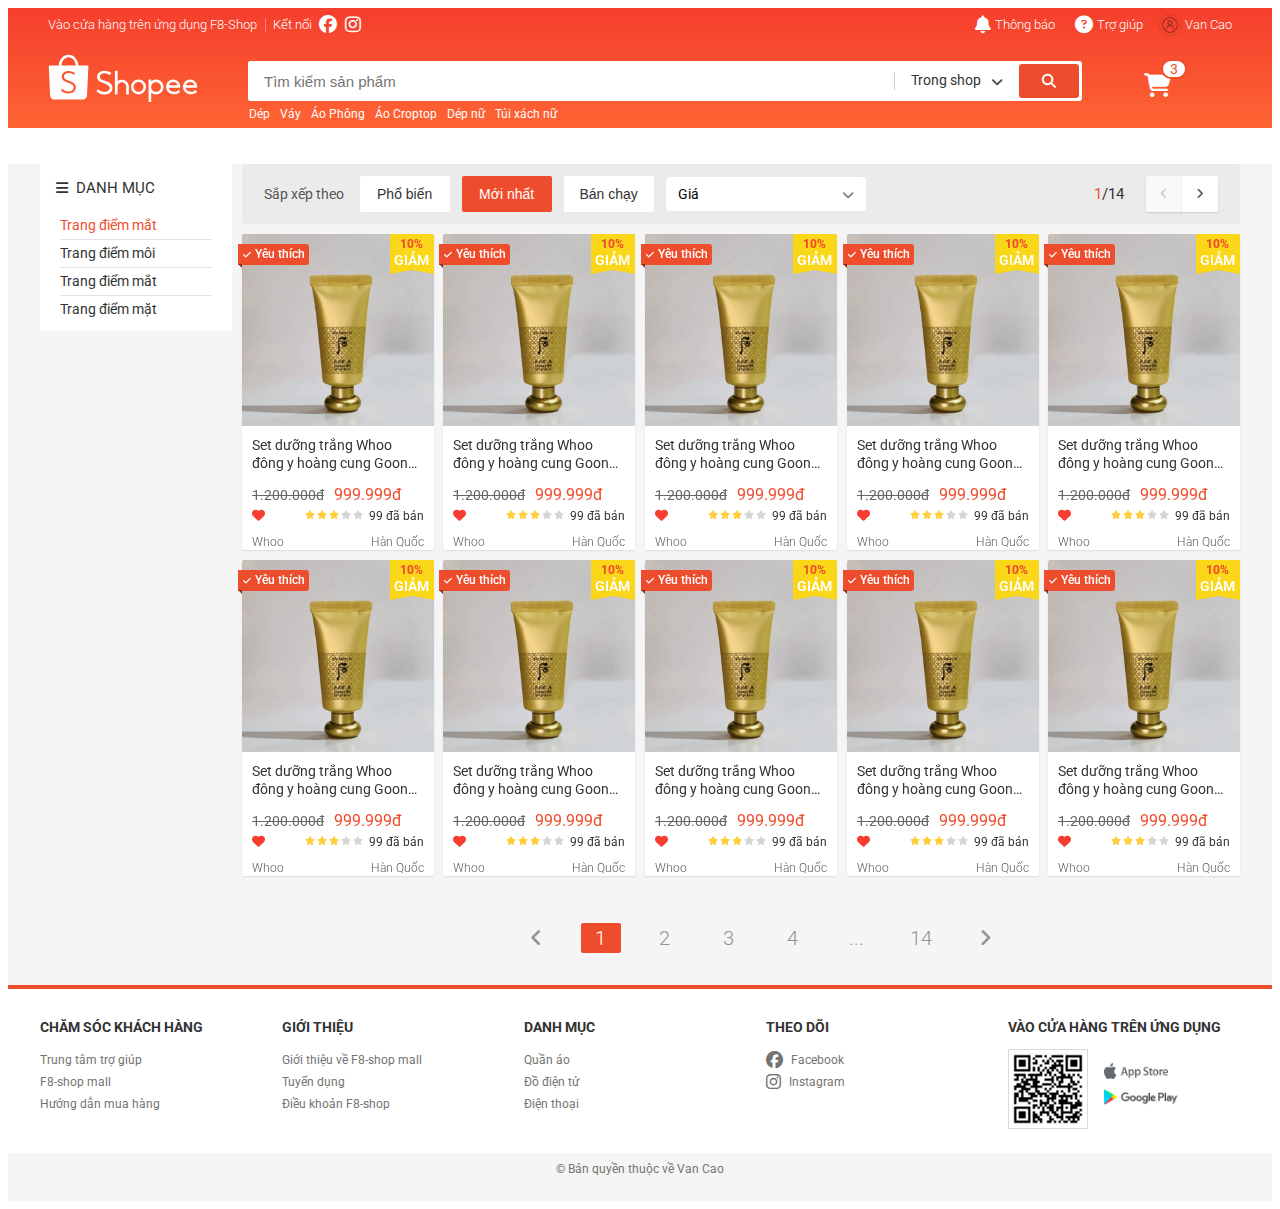
<file: index.html>
<!DOCTYPE html>
<html lang="en">
<head>
    <meta charset="UTF-8">
    <meta http-equiv="X-UA-Compatible" content="IE=edge">
    <meta name="viewport" content="width=device-width, initial-scale=1.0">
    <!-- <link rel="stylesheet" href="https://cdnjs.cloudflare.com/ajax/libs/normalize/8.0.1/normalize.min.css"> -->
    <link rel="stylesheet" href="./assets/css/base.css">
    <link rel="stylesheet" href="./assets/css/main.css">
    <link rel="stylesheet" href="https://cdnjs.cloudflare.com/ajax/libs/font-awesome/6.1.1/css/all.min.css">
    <title>Document</title>
</head>
<body>
    <div class="app">
        <header class="header">
            <div class="grid">
                <nav class="header__navbar">
                    <ul class="header__navbar-list">
                        <li class="header__navbar-item header__navbar-item--qr header__navbar-item--separate">
                            Vào cửa hàng trên ứng dụng F8-Shop
                            <div class="header__qr">
                                <img src="./assets/img/qrcode.png" alt="QRcode" class="header__qr-img">
                                <div class="header__qr-apps">
                                    <a href="#" class="header__qr-link">
                                        <img src="./assets/img/app_store.png" alt="app" class="header__qr-download-img">
                                    </a>
                                    <a href="#" class="header__qr-link">
                                        <img src="./assets/img/gg_store.png" alt="gg" class="header__qr-download-img">
                                    </a>
                                </div>
                            </div>
                        </li>
                        <li class="header__navbar-item">
                            <span class="header__navbar-title--no-pointer">Kết nối</span>
                            <a href="#" class="header__navbar-icon-link">
                                <i class="header__navbar-icon fa-brands fa-facebook"></i>
                            </a>
                            <a href="#" class="header__navbar-icon-link">
                                <i class="header__navbar-icon fa-brands fa-instagram"></i>
                            </a>
                        </li>
                    </ul>
    
                    <ul class="header__navbar-list">
                        <li class="header__navbar-item header__navbar-item--has-notify">
                            <a href="" class="header__navbar-item-link">
                                <i class="header__navbar-icon fa-solid fa-bell"></i>
                                Thông báo
                            </a>
                            <div class="header__notify">
                                <header class="header__notify-header">
                                    <h3>Thông báo mới nhất</h3>
                                </header>

                                <ul class="header__notify-list">
                                    <li class="header__notify-item header__notify-item--viewed">
                                        <a href="#" class="header__notify-link">
                                            <img src="./assets/img/mypham_01.jpg" alt="" class="header__notify-img">
                                            <div class="header__notify-info">
                                                <span class="header__notify-name">Mỹ phẩm Ohui chính hãng Mỹ phẩm Ohui chính hãng Mỹ phẩm Ohui chính hãng</span>
                                                <span class="header__notify-desc">Mô tả mỹ phẩm Ohui Mô tả mỹ phẩm Ohui Mô tả mỹ phẩm Ohui Mô tả mỹ phẩm Ohui</span>
                                            </div>
                                        </a>
                                    </li>

                                    <li class="header__notify-item">
                                        <a href="#" class="header__notify-link">
                                            <img src="./assets/img/mypham_01.jpg" alt="" class="header__notify-img">
                                            <div class="header__notify-info">
                                                <span class="header__notify-name">Mỹ phẩm Ohui chính hãng</span>
                                                <span class="header__notify-desc">Mô tả mỹ phẩm Ohui</span>
                                            </div>
                                        </a>
                                    </li>

                                    <li class="header__notify-item">
                                        <a href="#" class="header__notify-link">
                                            <img src="./assets/img/mypham_01.jpg" alt="" class="header__notify-img">
                                            <div class="header__notify-info">
                                                <span class="header__notify-name">Mỹ phẩm Ohui chính hãng</span>
                                                <span class="header__notify-desc">Mô tả mỹ phẩm Ohui</span>
                                            </div>
                                        </a>
                                    </li>
                                </ul>
                                <footer class="header__notify-footer">
                                    <a href="#" class="header__notify-footer-btn">Xem tất cả</a>
                                </footer>
                            </div>
                        </li>
                        <li class="header__navbar-item">
                            <a href="" class="header__navbar-item-link">
                                <i class="header__navbar-icon fa-solid fa-circle-question"></i>
                                Trợ giúp
                            </a>
                        </li>
                        <!-- <li class="header__navbar-item header__navbar-item--strong header__navbar-item--separate">Đăng ký</li>
                        <li class="header__navbar-item header__navbar-item--strong">Đăng nhập</li> -->

                        <li class="header__navbar-item header__navbar-user">
                            <img src="./assets/img/logo_user.png" alt="" class="header__navbar-user-img">
                            <span class="header__navbar-user-name">Van Cao</span>

                            <ul class="header__navbar-user-menu">
                                <li class="header__navbar-user-item">
                                    <a href="#">Tài khoản của tôi</a>
                                </li>

                                <li class="header__navbar-user-item">
                                    <a href="#">Địa chỉ của tôi</a>
                                </li>

                                <li class="header__navbar-user-item">
                                    <a href="#">Đơn mua</a>
                                </li>

                                <li class="header__navbar-user-item header__navbar-user-item--sperate">
                                    <a href="#">Đăng xuất</a>
                                </li>
                            </ul>
                        </li>
                    </ul>
                </nav>

                <div class="header-with-search">
                    <div class="header__logo">
                        <a href="/" class="header__logo-link">
                            <svg viewBox="0 0 192 65" class="header__logo-img">
                                <g fill-rule="evenodd">
                                    <path fill="#fff"
                                        d="M35.6717403 44.953764c-.3333497 2.7510509-2.0003116 4.9543414-4.5823845 6.0575984-1.4379707.6145919-3.36871.9463856-4.896954.8421628-2.3840266-.0911143-4.6237865-.6708937-6.6883352-1.7307424-.7375522-.3788551-1.8370513-1.1352759-2.6813095-1.8437757-.213839-.1790053-.239235-.2937577-.0977428-.4944671.0764015-.1151823.2172535-.3229831.5286218-.7791994.45158-.6616533.5079208-.7446018.5587128-.8221779.14448-.2217688.3792333-.2411091.6107855-.0588804.0243289.0189105.0243289.0189105.0426824.0333083.0379873.0294402.0379873.0294402.1276204.0990653.0907002.0706996.14448.1123887.166248.1287205 2.2265285 1.7438508 4.8196989 2.7495466 7.4376251 2.8501162 3.6423042-.0496401 6.2615109-1.6873341 6.7308041-4.2020035.5160305-2.7675977-1.6565047-5.1582742-5.9070334-6.4908212-1.329344-.4166762-4.6895175-1.7616869-5.3090528-2.1250697-2.9094471-1.7071043-4.2697358-3.9430584-4.0763845-6.7048539.296216-3.8283059 3.8501677-6.6835796 8.340785-6.702705 2.0082079-.004083 4.0121475.4132378 5.937338 1.2244562.6816382.2873109 1.8987274.9496089 2.3189359 1.2633517.2420093.1777159.2898136.384872.1510957.60836-.0774686.12958-.2055158.3350171-.4754821.7632974l-.0029878.0047276c-.3553311.5640922-.3664286.5817134-.447952.7136572-.140852.2144625-.3064598.2344475-.5604202.0732783-2.0600669-1.3839063-4.3437898-2.0801572-6.8554368-2.130442-3.126914.061889-5.4706057 1.9228561-5.6246892 4.4579402-.0409751 2.2896772 1.676352 3.9613243 5.3858811 5.2358503 7.529819 2.4196871 10.4113092 5.25648 9.869029 9.7292478M26.3725216 5.42669372c4.9022893 0 8.8982174 4.65220288 9.0851664 10.47578358H17.2875686c.186949-5.8235807 4.1828771-10.47578358 9.084953-10.47578358m25.370857 11.57065968c0-.6047069-.4870064-1.0948761-1.0875481-1.0948761h-11.77736c-.28896-7.68927544-5.7774923-13.82058185-12.5059489-13.82058185-6.7282432 0-12.2167755 6.13130641-12.5057355 13.82058185l-11.79421958.0002149c-.59136492.0107446-1.06748731.4968309-1.06748731 1.0946612 0 .0285807.00106706.0569465.00320118.0848825H.99995732l1.6812605 37.0613963c.00021341.1031483.00405483.2071562.01173767.3118087.00170729.0236381.003628.0470614.00554871.0704847l.00362801.0782207.00405483.004083c.25545428 2.5789222 2.12707837 4.6560709 4.67201764 4.7519129l.00576212.0055872h37.4122078c.0177132.0002149.0354264.0004298.0531396.0004298.0177132 0 .0354264-.0002149.0531396-.0004298h.0796027l.0017073-.0015043c2.589329-.0706995 4.6867431-2.1768587 4.9082648-4.787585l.0012805-.0012893.0017073-.0350275c.0021341-.0275062.0040548-.0547975.0057621-.0823037.0040548-.065757.0068292-.1312992.0078963-.1964115l1.8344904-37.207738h-.0012805c.001067-.0186956.0014939-.0376062.0014939-.0565167M176.465457 41.1518926c.720839-2.3512494 2.900423-3.9186779 5.443734-3.9186779 2.427686 0 4.739107 1.6486899 5.537598 3.9141989l.054826.1556978h-11.082664l.046506-.1512188zm13.50267 3.4063683c.014933.0006399.014933.0006399.036906.0008531.021973-.0002132.021973-.0002132.044372-.0008531.53055-.0243144.950595-.4766911.950595-1.0271786 0-.0266606-.000853-.0496953-.00256-.0865936.000427-.0068251.000427-.020262.000427-.0635588 0-5.1926268-4.070748-9.4007319-9.09145-9.4007319-5.020488 0-9.091235 4.2081051-9.091235 9.4007319 0 .3871116.022399.7731567.067838 1.1568557l.00256.0204753.01408.1013102c.250022 1.8683731 1.047233 3.5831812 2.306302 4.9708108-.00064-.0006399.00064.0006399.007253.0078915 1.396026 1.536289 3.291455 2.5833031 5.393601 2.9748936l.02752.0053321v-.0027727l.13653.0228215c.070186.0119439.144211.0236746.243409.039031 2.766879.332724 5.221231-.0661182 7.299484-1.1127057.511777-.2578611.971928-.5423827 1.37064-.8429007.128211-.0968312.243622-.1904632.34346-.2781231.051412-.0452164.092372-.083181.114131-.1051493.468898-.4830897.498124-.6543572.215249-1.0954297-.31146-.4956734-.586228-.9179769-.821744-1.2675504-.082345-.1224254-.154023-.2267215-.214396-.3133151-.033279-.0475624-.033279-.0475624-.054399-.0776356-.008319-.0117306-.008319-.0117306-.013866-.0191956l-.00256-.0038391c-.256208-.3188605-.431565-.3480805-.715933-.0970445-.030292.0268739-.131624.1051493-.14997.1245582-1.999321 1.775381-4.729508 2.3465571-7.455854 1.7760208-.507724-.1362888-.982595-.3094759-1.419919-.5184948-1.708127-.8565509-2.918343-2.3826022-3.267563-4.1490253l-.02752-.1394881h13.754612zM154.831964 41.1518926c.720831-2.3512494 2.900389-3.9186779 5.44367-3.9186779 2.427657 0 4.739052 1.6486899 5.537747 3.9141989l.054612.1556978h-11.082534l.046505-.1512188zm13.502512 3.4063683c.015146.0006399.015146.0006399.037118.0008531.02176-.0002132.02176-.0002132.044159-.0008531.530543-.0243144.950584-.4766911.950584-1.0271786 0-.0266606-.000854-.0496953-.00256-.0865936.000426-.0068251.000426-.020262.000426-.0635588 0-5.1926268-4.070699-9.4007319-9.091342-9.4007319-5.020217 0-9.091343 4.2081051-9.091343 9.4007319 0 .3871116.022826.7731567.068051 1.1568557l.00256.0204753.01408.1013102c.250019 1.8683731 1.04722 3.5831812 2.306274 4.9708108-.00064-.0006399.00064.0006399.007254.0078915 1.396009 1.536289 3.291417 2.5833031 5.393538 2.9748936l.027519.0053321v-.0027727l.136529.0228215c.070184.0119439.144209.0236746.243619.039031 2.766847.332724 5.22117-.0661182 7.299185-1.1127057.511771-.2578611.971917-.5423827 1.370624-.8429007.128209-.0968312.243619-.1904632.343456-.2781231.051412-.0452164.09237-.083181.11413-.1051493.468892-.4830897.498118-.6543572.215246-1.0954297-.311457-.4956734-.586221-.9179769-.821734-1.2675504-.082344-.1224254-.154022-.2267215-.21418-.3133151-.033492-.0475624-.033492-.0475624-.054612-.0776356-.008319-.0117306-.008319-.0117306-.013866-.0191956l-.002346-.0038391c-.256419-.3188605-.431774-.3480805-.716138-.0970445-.030292.0268739-.131623.1051493-.149969.1245582-1.999084 1.775381-4.729452 2.3465571-7.455767 1.7760208-.507717-.1362888-.982582-.3094759-1.419902-.5184948-1.708107-.8565509-2.918095-2.3826022-3.267311-4.1490253l-.027733-.1394881h13.754451zM138.32144123 49.7357905c-3.38129629 0-6.14681004-2.6808521-6.23169343-6.04042014v-.31621743c.08401943-3.35418649 2.85039714-6.03546919 6.23169343-6.03546919 3.44242097 0 6.23320537 2.7740599 6.23320537 6.1960534 0 3.42199346-2.7907844 6.19605336-6.23320537 6.19605336m.00172791-15.67913203c-2.21776751 0-4.33682838.7553485-6.03989586 2.140764l-.19352548.1573553V34.6208558c0-.4623792-.0993546-.56419733-.56740117-.56419733h-2.17651376c-.47409424 0-.56761716.09428403-.56761716.56419733v27.6400724c0 .4539841.10583425.5641973.56761716.5641973h2.17651376c.46351081 0 .56740117-.1078454.56740117-.5641973V50.734168l.19352548.1573553c1.70328347 1.3856307 3.82234434 2.1409792 6.03989586 2.1409792 5.27140956 0 9.54473746-4.2479474 9.54473746-9.48802964 0-5.239867-4.2733279-9.48781439-9.54473746-9.48781439M115.907646 49.5240292c-3.449458 0-6.245805-2.7496948-6.245805-6.1425854 0-3.3928907 2.79656-6.1427988 6.245805-6.1427988 3.448821 0 6.24538 2.7499081 6.24538 6.1427988 0 3.3926772-2.796346 6.1425854-6.24538 6.1425854m.001914-15.5438312c-5.28187 0-9.563025 4.2112903-9.563025 9.4059406 0 5.1944369 4.281155 9.4059406 9.563025 9.4059406 5.281657 0 9.562387-4.2115037 9.562387-9.4059406 0-5.1946503-4.280517-9.4059406-9.562387-9.4059406M94.5919049 34.1890939c-1.9281307 0-3.7938902.6198995-5.3417715 1.7656047l-.188189.1393105V23.2574169c0-.4254677-.1395825-.5643476-.5649971-.5643476h-2.2782698c-.4600414 0-.5652122.1100273-.5652122.5643476v29.2834155c0 .443339.1135587.5647782.5652122.5647782h2.2782698c.4226187 0 .5649971-.1457701.5649971-.5647782v-9.5648406c.023658-3.011002 2.4931278-5.4412923 5.5299605-5.4412923 3.0445753 0 5.516841 2.4421328 5.5297454 5.4630394v9.5430935c0 .4844647.0806524.5645628.5652122.5645628h2.2726775c.481764 0 .565212-.0824666.565212-.5645628v-9.5710848c-.018066-4.8280677-4.0440197-8.7806537-8.9328471-8.7806537M62.8459442 47.7938061l-.0053397.0081519c-.3248668.4921188-.4609221.6991347-.5369593.8179812-.2560916.3812097-.224267.551113.1668119.8816949.91266.7358184 2.0858968 1.508535 2.8774525 1.8955369 2.2023021 1.076912 4.5810275 1.646045 7.1017886 1.6975309 1.6283921.0821628 3.6734936-.3050536 5.1963734-.9842376 2.7569891-1.2298679 4.5131066-3.6269626 4.8208863-6.5794607.4985136-4.7841067-2.6143125-7.7747902-10.6321784-10.1849709l-.0021359-.0006435c-3.7356476-1.2047686-5.4904836-2.8064071-5.4911243-5.0426086.1099976-2.4715346 2.4015793-4.3179454 5.4932602-4.4331449 2.4904317.0062212 4.6923065.6675996 6.8557356 2.0598624.4562232.2767364.666607.2256796.9733188-.172263.035242-.0587797.1332787-.2012238.543367-.790093l.0012815-.0019308c.3829626-.5500403.5089793-.7336731.5403767-.7879478.258441-.4863266.2214903-.6738208-.244985-1.0046173-.459427-.3290803-1.7535544-1.0024722-2.4936356-1.2978721-2.0583439-.8211991-4.1863175-1.2199998-6.3042524-1.1788111-4.8198184.1046878-8.578747 3.2393171-8.8265087 7.3515337-.1572005 2.9703036 1.350301 5.3588174 4.5000778 7.124567.8829712.4661613 4.1115618 1.6865902 5.6184225 2.1278667 4.2847814 1.2547527 6.5186944 3.5630343 6.0571315 6.2864205-.4192725 2.4743234-3.0117991 4.1199394-6.6498372 4.2325647-2.6382344-.0549182-5.2963324-1.0217793-7.6043603-2.7562084-.0115337-.0083664-.0700567-.0519149-.1779185-.1323615-.1516472-.1130543-.1516472-.1130543-.1742875-.1300017-.4705335-.3247898-.7473431-.2977598-1.0346184.1302162-.0346012.0529875-.3919333.5963776-.5681431.8632459">
                                    </path>
                                </g>
                            </svg>
                        </a>
                    </div>

                    <div class="header__search">
                        <div class="header__search-input-wrap">
                            <input type="text" class="header__search-input" placeholder="Tìm kiếm sản phẩm">
                            <div class="header__search-history">
                                <h3 class="header__search-history-heading">Lịch sử tìm kiếm</h3>
                                <ul class="header__search-history-list">
                                    <li class="header__search-history-item">
                                        <a href="#">Kem dưỡng da</a>
                                    </li>
                                    <li class="header__search-history-item">
                                        <a href="#">Kem trị mụ</a>
                                    </li>
                                </ul>
                            </div>
                        </div>
                        <div class="header__search-select">
                            <span class="header__search-select-label">Trong shop</span>
                            <i class="header__search-select-icon fa-solid fa-angle-down"></i>
                            
                            <ul class="header__search-option">
                                <li class="header__search-option-item header__search-option-item--active">
                                    <span>Trong shop</span>
                                    <i class="fa-solid fa-check"></i>
                                </li>
                                <li class="header__search-option-item">
                                    <span>Ngoài shop</span>
                                    <i class="fa-solid fa-check"></i>
                                </li>
                            </ul>
                        </div>
                        <button class="header__search-btn">
                            <i class="header__search-btn-icon fa-solid fa-magnifying-glass"></i>
                        </button>
                    </div>

                    <!-- cart -->
                    <div class="header__cart">
                            
                            <div class="header__cart-wrap">
                                <i class="header__cart-icon fa-solid fa-cart-shopping"></i>
                                <span class="header__cart-notice">3</span>
                                
                                <!-- no cart: header__cart-list--no-cart -->
                                <div class="header__cart-list">
                                    <img src="./assets/img/no-cart.png" alt="" class="header__cart-no-cart-img">
                                    <span class="header__cart-list-no-cart-mess">
                                        Chưa có sản phẩm
                                    </span>
                                    <!-- c -->
                                    <h4 class="header__cart-heading">Sản phẩm đã thêm</h4>
                                    <ul class="header__cart-list-item">
                                        <li class="header__cart-item">
                                            <img src="./assets/img/mypham_01.jpg" alt="" class="header__cart-img">

                                            <div class="header__cart-item-info">
                                                <div class="header__cart-item-head">
                                                    <h5 class="header__cart-item-name">Bộ kem đặc trị vùng mắt Bộ kem đặc trị vùng mắt Bộ kem đặc trị vùng mắt Bộ kem đặc trị vùng mắt</h5>
                                                    <div class="header__cart-item-price-wrap">
                                                        <span class="header__cart-item-price">2.000.000đ</span>
                                                        <span class="header__cart-item-muliply">x</span>
                                                        <span class="header__cart-item-qnt">2</span>
                                                    </div>
                                                </div>

                                                <div class="header__cart-item-body">
                                                    <span class="header__cart-item-desc">Phân loại:Bạc</span>
                                                    <span class="header__cart-item-remove">Xóa</span>
                                                </div>
                                            </div>
                                        </li>

                                        <li class="header__cart-item">
                                            <img src="./assets/img/mypham_02.jpg" alt="" class="header__cart-img">

                                            <div class="header__cart-item-info">
                                                <div class="header__cart-item-head">
                                                    <h5 class="header__cart-item-name">Bộ kem đặc trị vùng mắt</h5>
                                                    <div class="header__cart-item-price-wrap">
                                                        <span class="header__cart-item-price">2.000.000đ</span>
                                                        <span class="header__cart-item-muliply">x</span>
                                                        <span class="header__cart-item-qnt">2</span>
                                                    </div>
                                                </div>

                                                <div class="header__cart-item-body">
                                                    <span class="header__cart-item-desc">Phân loại:Bạc</span>
                                                    <span class="header__cart-item-remove">Xóa</span>
                                                </div>
                                            </div>
                                        </li>

                                        <li class="header__cart-item">
                                            <img src="./assets/img/mypham_03.jpg" alt="" class="header__cart-img">

                                            <div class="header__cart-item-info">
                                                <div class="header__cart-item-head">
                                                    <h5 class="header__cart-item-name">Bộ kem đặc trị vùng mắt</h5>
                                                    <div class="header__cart-item-price-wrap">
                                                        <span class="header__cart-item-price">4.000.000đ</span>
                                                        <span class="header__cart-item-muliply">x</span>
                                                        <span class="header__cart-item-qnt">1</span>
                                                    </div>
                                                </div>

                                                <div class="header__cart-item-body">
                                                    <span class="header__cart-item-desc">Phân loại:Bạc</span>
                                                    <span class="header__cart-item-remove">Xóa</span>
                                                </div>
                                            </div>
                                        </li>

                                        <!-- 2 -->

                                        <li class="header__cart-item">
                                            <img src="./assets/img/mypham_01.jpg" alt="" class="header__cart-img">

                                            <div class="header__cart-item-info">
                                                <div class="header__cart-item-head">
                                                    <h5 class="header__cart-item-name">Bộ kem đặc trị vùng mắt</h5>
                                                    <div class="header__cart-item-price-wrap">
                                                        <span class="header__cart-item-price">2.000.000đ</span>
                                                        <span class="header__cart-item-muliply">x</span>
                                                        <span class="header__cart-item-qnt">2</span>
                                                    </div>
                                                </div>

                                                <div class="header__cart-item-body">
                                                    <span class="header__cart-item-desc">Phân loại:Bạc</span>
                                                    <span class="header__cart-item-remove">Xóa</span>
                                                </div>
                                            </div>
                                        </li>

                                        <li class="header__cart-item">
                                            <img src="./assets/img/mypham_02.jpg" alt="" class="header__cart-img">

                                            <div class="header__cart-item-info">
                                                <div class="header__cart-item-head">
                                                    <h5 class="header__cart-item-name">Bộ kem đặc trị vùng mắt</h5>
                                                    <div class="header__cart-item-price-wrap">
                                                        <span class="header__cart-item-price">2.000.000đ</span>
                                                        <span class="header__cart-item-muliply">x</span>
                                                        <span class="header__cart-item-qnt">2</span>
                                                    </div>
                                                </div>

                                                <div class="header__cart-item-body">
                                                    <span class="header__cart-item-desc">Phân loại:Bạc</span>
                                                    <span class="header__cart-item-remove">Xóa</span>
                                                </div>
                                            </div>
                                        </li>

                                        <li class="header__cart-item">
                                            <img src="./assets/img/mypham_03.jpg" alt="" class="header__cart-img">

                                            <div class="header__cart-item-info">
                                                <div class="header__cart-item-head">
                                                    <h5 class="header__cart-item-name">Bộ kem đặc trị vùng mắt</h5>
                                                    <div class="header__cart-item-price-wrap">
                                                        <span class="header__cart-item-price">4.000.000đ</span>
                                                        <span class="header__cart-item-muliply">x</span>
                                                        <span class="header__cart-item-qnt">1</span>
                                                    </div>
                                                </div>

                                                <div class="header__cart-item-body">
                                                    <span class="header__cart-item-desc">Phân loại:Bạc</span>
                                                    <span class="header__cart-item-remove">Xóa</span>
                                                </div>
                                            </div>
                                        </li>

                                        <!-- 3 -->

                                        <li class="header__cart-item">
                                            <img src="./assets/img/mypham_01.jpg" alt="" class="header__cart-img">

                                            <div class="header__cart-item-info">
                                                <div class="header__cart-item-head">
                                                    <h5 class="header__cart-item-name">Bộ kem đặc trị vùng mắt</h5>
                                                    <div class="header__cart-item-price-wrap">
                                                        <span class="header__cart-item-price">2.000.000đ</span>
                                                        <span class="header__cart-item-muliply">x</span>
                                                        <span class="header__cart-item-qnt">2</span>
                                                    </div>
                                                </div>

                                                <div class="header__cart-item-body">
                                                    <span class="header__cart-item-desc">Phân loại:Bạc</span>
                                                    <span class="header__cart-item-remove">Xóa</span>
                                                </div>
                                            </div>
                                        </li>

                                        <li class="header__cart-item">
                                            <img src="./assets/img/mypham_02.jpg" alt="" class="header__cart-img">

                                            <div class="header__cart-item-info">
                                                <div class="header__cart-item-head">
                                                    <h5 class="header__cart-item-name">Bộ kem đặc trị vùng mắt</h5>
                                                    <div class="header__cart-item-price-wrap">
                                                        <span class="header__cart-item-price">2.000.000đ</span>
                                                        <span class="header__cart-item-muliply">x</span>
                                                        <span class="header__cart-item-qnt">2</span>
                                                    </div>
                                                </div>

                                                <div class="header__cart-item-body">
                                                    <span class="header__cart-item-desc">Phân loại:Bạc</span>
                                                    <span class="header__cart-item-remove">Xóa</span>
                                                </div>
                                            </div>
                                        </li>

                                        <li class="header__cart-item">
                                            <img src="./assets/img/mypham_03.jpg" alt="" class="header__cart-img">

                                            <div class="header__cart-item-info">
                                                <div class="header__cart-item-head">
                                                    <h5 class="header__cart-item-name">Bộ kem đặc trị vùng mắt</h5>
                                                    <div class="header__cart-item-price-wrap">
                                                        <span class="header__cart-item-price">4.000.000đ</span>
                                                        <span class="header__cart-item-muliply">x</span>
                                                        <span class="header__cart-item-qnt">1</span>
                                                    </div>
                                                </div>

                                                <div class="header__cart-item-body">
                                                    <span class="header__cart-item-desc">Phân loại:Bạc</span>
                                                    <span class="header__cart-item-remove">Xóa</span>
                                                </div>
                                            </div>
                                        </li>
                                        
                                    </ul>
                                    <a href="#" class="header__cart-view-cart btn btn--primary">Xem giỏ hàng</a>
                                </div>
                            </div>
                      </div>
                </div>

                <div class="header__add-content">
                    <ul class="header__add-content-list">
                        <li class="header__add-content-item"><a href="#">Dép</a></li>
                        <li class="header__add-content-item"><a href="#">Váy</a></li>
                        <li class="header__add-content-item"><a href="#">Áo Phông</a></li>
                        <li class="header__add-content-item"><a href="#">Áo Croptop</a></li>
                        <li class="header__add-content-item"><a href="#">Dép nữ</a></li>
                        <li class="header__add-content-item"><a href="#">Túi xách nữ</a></li>
                    </ul>
                </div>
            </div>
        </header>

        <div class="app__container">
            <div class="grid">
                <div class="grid__row app__content">
                    <div class="grid__column-2">
                        <nav class="category">
                            <h3 class="category__heading">
                                <i class="category__heading-icon fa-solid fa-bars"></i>
                                Danh mục
                            </h3>
                            
                            <ul class="category-list">
                                <li class="category-item category-item--active">
                                    <a href="#" class="category-item__link">Trang điểm mắt</a>
                                </li>
                                <li class="category-item">
                                    <a href="#" class="category-item__link">Trang điểm môi</a>
                                </li>
                                <li class="category-item">
                                    <a href="#" class="category-item__link">Trang điểm mắt</a>
                                </li>
                                <li class="category-item">
                                    <a href="#" class="category-item__link">Trang điểm mặt</a>
                                </li>
                            </ul>
                        </nav>
                    </div>
                    <div class="grid__column-10">
                        <div class="home-filter">
                            <span class="home-filter__label">Sắp xếp theo</span>
                            <button class="home-filter__btn btn">Phổ biến</button>
                            <button class="home-filter__btn btn btn--primary">Mới nhất</button>
                            <button class="home-filter__btn btn">Bán chạy</button>


                            <div class="select-input">
                                <span class="select-input__label">Giá</span>
                                <i class="select-input__icon fa-solid fa-angle-down"></i>
                                <!-- list option -->
                                <ul class="select-input__list">
                                    <li class="select-input__item">
                                        <a href="#" class="select-input__link">Giá thấp đến cao</a>
                                    </li>
                                    <li class="select-input__item">
                                        <a href="#" class="select-input__link">Giá cao đến thấp</a>
                                    </li>
                                </ul>
                            </div>

                            <div class="home-filter__page">
                                <span class="home-filter__page-num">
                                    <span class="home-filter__page-current">1</span>/14
                                </span>

                                <div class="home-filter__page-control">
                                    <a href="#" class="home-filter__page-btn home-filter__page-btn--disable">
                                        <i class="home-filter__page-icon  fa-solid fa-angle-left"></i>
                                    </a>
                                    <a href="#" class="home-filter__page-btn">
                                        <i class="home-filter__page-icon fa-solid fa-angle-right"></i>
                                    </a>
                                </div>
                            </div>
                        </div>

                        <div class="home-product">
                            <div class="grid__row">
                                <div class="grid__column-2-4">
                                    <!-- product-item -->
                                    <a class="home-product-item" href="./product.html">
                                        <div class="home-product-item__img" style="background-image: url(./assets/img/mypham_01.jpg);"></div>
                                        <h4 class="home-product-item__name">Set dưỡng trắng Whoo đông y hoàng cung Goong hoàng cung Goong</h4>
                                        <div class="home-product-item__price">
                                            <span class="home-product-item__price-old">1.200.000đ</span>
                                            <span class="home-product-item__price-current">999.999đ</span>
                                        </div>

                                        <div class="home-product-item__action">
                                            <span class="home-product-item__like home-product-item__like--liked">
                                                <i class="home-product-item__like-icon-empty fa-regular fa-heart"></i>
                                                <i class="home-product-item__like-icon-fill fa-solid fa-heart"></i>
                                            </span>

                                            <div class="home-product-item__rating">
                                                <i class="home-product-item__star-gold fa-solid fa-star"></i>
                                                <i class="home-product-item__star-gold fa-solid fa-star"></i>
                                                <i class="home-product-item__star-gold fa-solid fa-star"></i>
                                                <i class="fa-solid fa-star"></i>
                                                <i class="fa-solid fa-star"></i>
                                            </div>
                                            <span class="home-product-item__sold">99 đã bán</span>
                                        </div>

                                        <div class="home-product-item__origin">
                                            <span class="home-product-item__brand">Whoo</span>
                                            <span class="home-product-item__origin-name">Hàn Quốc</span>
                                        </div>

                                        <div class="home-product-item__favourite">
                                            <i class="fa-solid fa-check"></i>
                                            <span>Yêu thích</span>
                                        </div>

                                        <div class="home-product-item__off">
                                            <span class="home-product-item__sale-off-percent">10%</span>
                                            <span class="home-product-item__sale-off-label">GIẢM</span>
                                        </div>
                                    </a>
                                </div>

                                <div class="grid__column-2-4">
                                    <!-- product-item -->
                                    <a class="home-product-item" href="./product.html">
                                        <div class="home-product-item__img" style="background-image: url(./assets/img/mypham_01.jpg);"></div>
                                        <h4 class="home-product-item__name">Set dưỡng trắng Whoo đông y hoàng cung Goong hoàng cung Goong</h4>
                                        <div class="home-product-item__price">
                                            <span class="home-product-item__price-old">1.200.000đ</span>
                                            <span class="home-product-item__price-current">999.999đ</span>
                                        </div>

                                        <div class="home-product-item__action">
                                            <span class="home-product-item__like home-product-item__like--liked">
                                                <i class="home-product-item__like-icon-empty fa-regular fa-heart"></i>
                                                <i class="home-product-item__like-icon-fill fa-solid fa-heart"></i>
                                            </span>

                                            <div class="home-product-item__rating">
                                                <i class="home-product-item__star-gold fa-solid fa-star"></i>
                                                <i class="home-product-item__star-gold fa-solid fa-star"></i>
                                                <i class="home-product-item__star-gold fa-solid fa-star"></i>
                                                <i class="fa-solid fa-star"></i>
                                                <i class="fa-solid fa-star"></i>
                                            </div>
                                            <span class="home-product-item__sold">99 đã bán</span>
                                        </div>

                                        <div class="home-product-item__origin">
                                            <span class="home-product-item__brand">Whoo</span>
                                            <span class="home-product-item__origin-name">Hàn Quốc</span>
                                        </div>

                                        <div class="home-product-item__favourite">
                                            <i class="fa-solid fa-check"></i>
                                            <span>Yêu thích</span>
                                        </div>

                                        <div class="home-product-item__off">
                                            <span class="home-product-item__sale-off-percent">10%</span>
                                            <span class="home-product-item__sale-off-label">GIẢM</span>
                                        </div>
                                    </a>
                                </div>

                                <div class="grid__column-2-4">
                                    <!-- product-item -->
                                    <a class="home-product-item" href="./product.html">
                                        <div class="home-product-item__img" style="background-image: url(./assets/img/mypham_01.jpg);"></div>
                                        <h4 class="home-product-item__name">Set dưỡng trắng Whoo đông y hoàng cung Goong hoàng cung Goong</h4>
                                        <div class="home-product-item__price">
                                            <span class="home-product-item__price-old">1.200.000đ</span>
                                            <span class="home-product-item__price-current">999.999đ</span>
                                        </div>

                                        <div class="home-product-item__action">
                                            <span class="home-product-item__like home-product-item__like--liked">
                                                <i class="home-product-item__like-icon-empty fa-regular fa-heart"></i>
                                                <i class="home-product-item__like-icon-fill fa-solid fa-heart"></i>
                                            </span>

                                            <div class="home-product-item__rating">
                                                <i class="home-product-item__star-gold fa-solid fa-star"></i>
                                                <i class="home-product-item__star-gold fa-solid fa-star"></i>
                                                <i class="home-product-item__star-gold fa-solid fa-star"></i>
                                                <i class="fa-solid fa-star"></i>
                                                <i class="fa-solid fa-star"></i>
                                            </div>
                                            <span class="home-product-item__sold">99 đã bán</span>
                                        </div>

                                        <div class="home-product-item__origin">
                                            <span class="home-product-item__brand">Whoo</span>
                                            <span class="home-product-item__origin-name">Hàn Quốc</span>
                                        </div>

                                        <div class="home-product-item__favourite">
                                            <i class="fa-solid fa-check"></i>
                                            <span>Yêu thích</span>
                                        </div>

                                        <div class="home-product-item__off">
                                            <span class="home-product-item__sale-off-percent">10%</span>
                                            <span class="home-product-item__sale-off-label">GIẢM</span>
                                        </div>
                                    </a>
                                </div>

                                <div class="grid__column-2-4">
                                    <!-- product-item -->
                                    <a class="home-product-item" href="./product.html">
                                        <div class="home-product-item__img" style="background-image: url(./assets/img/mypham_01.jpg);"></div>
                                        <h4 class="home-product-item__name">Set dưỡng trắng Whoo đông y hoàng cung Goong hoàng cung Goong</h4>
                                        <div class="home-product-item__price">
                                            <span class="home-product-item__price-old">1.200.000đ</span>
                                            <span class="home-product-item__price-current">999.999đ</span>
                                        </div>

                                        <div class="home-product-item__action">
                                            <span class="home-product-item__like home-product-item__like--liked">
                                                <i class="home-product-item__like-icon-empty fa-regular fa-heart"></i>
                                                <i class="home-product-item__like-icon-fill fa-solid fa-heart"></i>
                                            </span>

                                            <div class="home-product-item__rating">
                                                <i class="home-product-item__star-gold fa-solid fa-star"></i>
                                                <i class="home-product-item__star-gold fa-solid fa-star"></i>
                                                <i class="home-product-item__star-gold fa-solid fa-star"></i>
                                                <i class="fa-solid fa-star"></i>
                                                <i class="fa-solid fa-star"></i>
                                            </div>
                                            <span class="home-product-item__sold">99 đã bán</span>
                                        </div>

                                        <div class="home-product-item__origin">
                                            <span class="home-product-item__brand">Whoo</span>
                                            <span class="home-product-item__origin-name">Hàn Quốc</span>
                                        </div>

                                        <div class="home-product-item__favourite">
                                            <i class="fa-solid fa-check"></i>
                                            <span>Yêu thích</span>
                                        </div>

                                        <div class="home-product-item__off">
                                            <span class="home-product-item__sale-off-percent">10%</span>
                                            <span class="home-product-item__sale-off-label">GIẢM</span>
                                        </div>
                                    </a>
                                </div>

                                <div class="grid__column-2-4">
                                    <!-- product-item -->
                                    <a class="home-product-item" href="./product.html">
                                        <div class="home-product-item__img" style="background-image: url(./assets/img/mypham_01.jpg);"></div>
                                        <h4 class="home-product-item__name">Set dưỡng trắng Whoo đông y hoàng cung Goong hoàng cung Goong</h4>
                                        <div class="home-product-item__price">
                                            <span class="home-product-item__price-old">1.200.000đ</span>
                                            <span class="home-product-item__price-current">999.999đ</span>
                                        </div>

                                        <div class="home-product-item__action">
                                            <span class="home-product-item__like home-product-item__like--liked">
                                                <i class="home-product-item__like-icon-empty fa-regular fa-heart"></i>
                                                <i class="home-product-item__like-icon-fill fa-solid fa-heart"></i>
                                            </span>

                                            <div class="home-product-item__rating">
                                                <i class="home-product-item__star-gold fa-solid fa-star"></i>
                                                <i class="home-product-item__star-gold fa-solid fa-star"></i>
                                                <i class="home-product-item__star-gold fa-solid fa-star"></i>
                                                <i class="fa-solid fa-star"></i>
                                                <i class="fa-solid fa-star"></i>
                                            </div>
                                            <span class="home-product-item__sold">99 đã bán</span>
                                        </div>

                                        <div class="home-product-item__origin">
                                            <span class="home-product-item__brand">Whoo</span>
                                            <span class="home-product-item__origin-name">Hàn Quốc</span>
                                        </div>

                                        <div class="home-product-item__favourite">
                                            <i class="fa-solid fa-check"></i>
                                            <span>Yêu thích</span>
                                        </div>

                                        <div class="home-product-item__off">
                                            <span class="home-product-item__sale-off-percent">10%</span>
                                            <span class="home-product-item__sale-off-label">GIẢM</span>
                                        </div>
                                    </a>
                                </div>

                                <!-- 6 -->

                                <div class="grid__column-2-4">
                                    <!-- product-item -->
                                    <a class="home-product-item" href="./product.html">
                                        <div class="home-product-item__img" style="background-image: url(./assets/img/mypham_01.jpg);"></div>
                                        <h4 class="home-product-item__name">Set dưỡng trắng Whoo đông y hoàng cung Goong hoàng cung Goong</h4>
                                        <div class="home-product-item__price">
                                            <span class="home-product-item__price-old">1.200.000đ</span>
                                            <span class="home-product-item__price-current">999.999đ</span>
                                        </div>

                                        <div class="home-product-item__action">
                                            <span class="home-product-item__like home-product-item__like--liked">
                                                <i class="home-product-item__like-icon-empty fa-regular fa-heart"></i>
                                                <i class="home-product-item__like-icon-fill fa-solid fa-heart"></i>
                                            </span>

                                            <div class="home-product-item__rating">
                                                <i class="home-product-item__star-gold fa-solid fa-star"></i>
                                                <i class="home-product-item__star-gold fa-solid fa-star"></i>
                                                <i class="home-product-item__star-gold fa-solid fa-star"></i>
                                                <i class="fa-solid fa-star"></i>
                                                <i class="fa-solid fa-star"></i>
                                            </div>
                                            <span class="home-product-item__sold">99 đã bán</span>
                                        </div>

                                        <div class="home-product-item__origin">
                                            <span class="home-product-item__brand">Whoo</span>
                                            <span class="home-product-item__origin-name">Hàn Quốc</span>
                                        </div>

                                        <div class="home-product-item__favourite">
                                            <i class="fa-solid fa-check"></i>
                                            <span>Yêu thích</span>
                                        </div>

                                        <div class="home-product-item__off">
                                            <span class="home-product-item__sale-off-percent">10%</span>
                                            <span class="home-product-item__sale-off-label">GIẢM</span>
                                        </div>
                                    </a>
                                </div>

                                <div class="grid__column-2-4">
                                    <!-- product-item -->
                                    <a class="home-product-item" href="./product.html">
                                        <div class="home-product-item__img" style="background-image: url(./assets/img/mypham_01.jpg);"></div>
                                        <h4 class="home-product-item__name">Set dưỡng trắng Whoo đông y hoàng cung Goong hoàng cung Goong</h4>
                                        <div class="home-product-item__price">
                                            <span class="home-product-item__price-old">1.200.000đ</span>
                                            <span class="home-product-item__price-current">999.999đ</span>
                                        </div>

                                        <div class="home-product-item__action">
                                            <span class="home-product-item__like home-product-item__like--liked">
                                                <i class="home-product-item__like-icon-empty fa-regular fa-heart"></i>
                                                <i class="home-product-item__like-icon-fill fa-solid fa-heart"></i>
                                            </span>

                                            <div class="home-product-item__rating">
                                                <i class="home-product-item__star-gold fa-solid fa-star"></i>
                                                <i class="home-product-item__star-gold fa-solid fa-star"></i>
                                                <i class="home-product-item__star-gold fa-solid fa-star"></i>
                                                <i class="fa-solid fa-star"></i>
                                                <i class="fa-solid fa-star"></i>
                                            </div>
                                            <span class="home-product-item__sold">99 đã bán</span>
                                        </div>

                                        <div class="home-product-item__origin">
                                            <span class="home-product-item__brand">Whoo</span>
                                            <span class="home-product-item__origin-name">Hàn Quốc</span>
                                        </div>

                                        <div class="home-product-item__favourite">
                                            <i class="fa-solid fa-check"></i>
                                            <span>Yêu thích</span>
                                        </div>

                                        <div class="home-product-item__off">
                                            <span class="home-product-item__sale-off-percent">10%</span>
                                            <span class="home-product-item__sale-off-label">GIẢM</span>
                                        </div>
                                    </a>
                                </div>

                                <div class="grid__column-2-4">
                                    <!-- product-item -->
                                    <a class="home-product-item" href="./product.html">
                                        <div class="home-product-item__img" style="background-image: url(./assets/img/mypham_01.jpg);"></div>
                                        <h4 class="home-product-item__name">Set dưỡng trắng Whoo đông y hoàng cung Goong hoàng cung Goong</h4>
                                        <div class="home-product-item__price">
                                            <span class="home-product-item__price-old">1.200.000đ</span>
                                            <span class="home-product-item__price-current">999.999đ</span>
                                        </div>

                                        <div class="home-product-item__action">
                                            <span class="home-product-item__like home-product-item__like--liked">
                                                <i class="home-product-item__like-icon-empty fa-regular fa-heart"></i>
                                                <i class="home-product-item__like-icon-fill fa-solid fa-heart"></i>
                                            </span>

                                            <div class="home-product-item__rating">
                                                <i class="home-product-item__star-gold fa-solid fa-star"></i>
                                                <i class="home-product-item__star-gold fa-solid fa-star"></i>
                                                <i class="home-product-item__star-gold fa-solid fa-star"></i>
                                                <i class="fa-solid fa-star"></i>
                                                <i class="fa-solid fa-star"></i>
                                            </div>
                                            <span class="home-product-item__sold">99 đã bán</span>
                                        </div>

                                        <div class="home-product-item__origin">
                                            <span class="home-product-item__brand">Whoo</span>
                                            <span class="home-product-item__origin-name">Hàn Quốc</span>
                                        </div>

                                        <div class="home-product-item__favourite">
                                            <i class="fa-solid fa-check"></i>
                                            <span>Yêu thích</span>
                                        </div>

                                        <div class="home-product-item__off">
                                            <span class="home-product-item__sale-off-percent">10%</span>
                                            <span class="home-product-item__sale-off-label">GIẢM</span>
                                        </div>
                                    </a>
                                </div>

                                <div class="grid__column-2-4">
                                    <!-- product-item -->
                                    <a class="home-product-item" href="./product.html">
                                        <div class="home-product-item__img" style="background-image: url(./assets/img/mypham_01.jpg);"></div>
                                        <h4 class="home-product-item__name">Set dưỡng trắng Whoo đông y hoàng cung Goong hoàng cung Goong</h4>
                                        <div class="home-product-item__price">
                                            <span class="home-product-item__price-old">1.200.000đ</span>
                                            <span class="home-product-item__price-current">999.999đ</span>
                                        </div>

                                        <div class="home-product-item__action">
                                            <span class="home-product-item__like home-product-item__like--liked">
                                                <i class="home-product-item__like-icon-empty fa-regular fa-heart"></i>
                                                <i class="home-product-item__like-icon-fill fa-solid fa-heart"></i>
                                            </span>

                                            <div class="home-product-item__rating">
                                                <i class="home-product-item__star-gold fa-solid fa-star"></i>
                                                <i class="home-product-item__star-gold fa-solid fa-star"></i>
                                                <i class="home-product-item__star-gold fa-solid fa-star"></i>
                                                <i class="fa-solid fa-star"></i>
                                                <i class="fa-solid fa-star"></i>
                                            </div>
                                            <span class="home-product-item__sold">99 đã bán</span>
                                        </div>

                                        <div class="home-product-item__origin">
                                            <span class="home-product-item__brand">Whoo</span>
                                            <span class="home-product-item__origin-name">Hàn Quốc</span>
                                        </div>

                                        <div class="home-product-item__favourite">
                                            <i class="fa-solid fa-check"></i>
                                            <span>Yêu thích</span>
                                        </div>

                                        <div class="home-product-item__off">
                                            <span class="home-product-item__sale-off-percent">10%</span>
                                            <span class="home-product-item__sale-off-label">GIẢM</span>
                                        </div>
                                    </a>
                                </div>

                                <div class="grid__column-2-4">
                                    <!-- product-item -->
                                    <a class="home-product-item" href="./product.html">
                                        <div class="home-product-item__img" style="background-image: url(./assets/img/mypham_01.jpg);"></div>
                                        <h4 class="home-product-item__name">Set dưỡng trắng Whoo đông y hoàng cung Goong hoàng cung Goong</h4>
                                        <div class="home-product-item__price">
                                            <span class="home-product-item__price-old">1.200.000đ</span>
                                            <span class="home-product-item__price-current">999.999đ</span>
                                        </div>

                                        <div class="home-product-item__action">
                                            <span class="home-product-item__like home-product-item__like--liked">
                                                <i class="home-product-item__like-icon-empty fa-regular fa-heart"></i>
                                                <i class="home-product-item__like-icon-fill fa-solid fa-heart"></i>
                                            </span>

                                            <div class="home-product-item__rating">
                                                <i class="home-product-item__star-gold fa-solid fa-star"></i>
                                                <i class="home-product-item__star-gold fa-solid fa-star"></i>
                                                <i class="home-product-item__star-gold fa-solid fa-star"></i>
                                                <i class="fa-solid fa-star"></i>
                                                <i class="fa-solid fa-star"></i>
                                            </div>
                                            <span class="home-product-item__sold">99 đã bán</span>
                                        </div>

                                        <div class="home-product-item__origin">
                                            <span class="home-product-item__brand">Whoo</span>
                                            <span class="home-product-item__origin-name">Hàn Quốc</span>
                                        </div>

                                        <div class="home-product-item__favourite">
                                            <i class="fa-solid fa-check"></i>
                                            <span>Yêu thích</span>
                                        </div>

                                        <div class="home-product-item__off">
                                            <span class="home-product-item__sale-off-percent">10%</span>
                                            <span class="home-product-item__sale-off-label">GIẢM</span>
                                        </div>
                                    </a>
                                </div>
                            </div>
                        </div>

                        <ul class="pagingation home-product__pagingation">
                            <li class="pagingation-item">
                                <a href="#" class="pagingation-item__link">
                                    <i class="pagingation-item__link-icon fa-solid fa-angle-left"></i>
                                </a>
                            </li>
                            <li class="pagingation-item pagingation-item--active">
                                <a href="#" class="pagingation-item__link">1</a>
                            </li>
                            <li class="pagingation-item">
                                <a href="#" class="pagingation-item__link">2</a>
                            </li>
                            <li class="pagingation-item">
                                <a href="#" class="pagingation-item__link">3</a>
                            </li>
                            <li class="pagingation-item">
                                <a href="#" class="pagingation-item__link">4</a>
                            </li>
                            <li class="pagingation-item">
                                <a href="#" class="pagingation-item__link">...</a>
                            </li>
                            <li class="pagingation-item">
                                <a href="#" class="pagingation-item__link">14</a>
                            </li>
                            
                            <li class="pagingation-item">
                                <a href="#" class="pagingation-item__link">
                                    <i class="pagingation-item__link-icon fa-solid fa-angle-right"></i>
                                </a>
                            </li>
                        </ul>
                    </div>
                </div>
            </div>
        </div>

        <footer class="footer">
            <div class="grid">
                <div class="grid__row">
                    <div class="grid__column-2-4">
                        <h3 class="footer__heading">Chăm sóc khách hàng</h3>
                        <ul class="footer-list">
                            <li class="footer-item">
                                    <a href="#" class="footer-item__link">Trung tâm trợ giúp</a>
                            </li>
                            <li class="footer-item"> 
                                    <a href="#" class="footer-item__link">F8-shop mall</a>
                            </li>
                            <li class="footer-item">
                                    <a href="#" class="footer-item__link">Hướng dẫn mua hàng</a>
                            </li>
                        </ul>
                    </div>
                    <div class="grid__column-2-4">
                        <h3 class="footer__heading">Giới thiệu</h3>
                        <ul class="footer-list">
                            <li class="footer-item">
                                <a href="#" class="footer-item__link">Giới thiệu về F8-shop mall</a>
                            </li>
                            <li class="footer-item"> 
                                <a href="#" class="footer-item__link">Tuyển dụng</a>
                            </li>
                            <li class="footer-item">
                                <a href="#" class="footer-item__link">Điều khoản F8-shop</a>
                            </li>
                        </ul>
                    </div>
                    <div class="grid__column-2-4">
                        <h3 class="footer__heading">Danh mục</h3>
                        <ul class="footer-list">
                            <li class="footer-item">
                                <a href="#" class="footer-item__link">Quần áo</a>
                            </li>
                            <li class="footer-item"> 
                                <a href="#" class="footer-item__link">Đồ điện tử</a>
                            </li>
                            <li class="footer-item">
                                <a href="#" class="footer-item__link">Điện thoại</a>
                            </li>
                        </ul>
                    </div>
                    <div class="grid__column-2-4">
                        <h3 class="footer__heading">Theo dõi</h3>
                        <ul class="footer-list">
                            <li class="footer-item">
                                <a href="#" class="footer-item__link">
                                    <i class="footer-item__link-icon fa-brands fa-facebook"></i>
                                    Facebook
                                </a>
                            </li>
                            <li class="footer-item">
                                <a href="#" class="footer-item__link">
                                    <i class="footer-item__link-icon fa-brands fa-instagram"></i>
                                    Instagram
                                </a>
                            </li>
                        </ul>
                    </div>
                    <div class="grid__column-2-4">
                        <h3 class="footer__heading">Vào cửa hàng trên ứng dụng</h3>
                        <div class="footer__download">
                            <img src="/assets/img/qrcode.png" alt="qr" class="footer__download-qr">
                            <div class="footer__download-apps">
                                <a href="#" class="footer__download-app-link">
                                    <img src="/assets/img/app_store.png" alt="app" class="footer__download-app-img">
                                </a>
                                <a href="#" class="footer__download-app-link">
                                    <img src="/assets/img/gg_store.png" alt="gg" class="footer__download-app-img">
                                </a>
                            </div>
                        </div>
                    </div>
                </div>
            </div>
            <div class="footer__bottom">
                <div class="grid">
                    <p class="footer__text">&copy; Bản quyền thuộc về Van Cao</p>
                </div>
            </div>
        </footer>
    </div>
    <!-- <div class="modal">
        <div class="modal__overlay"></div>
        <div class="modal__body"> -->
            <!-- Form register -->
            <!-- <div class="auth-form">
                <div class="auth-form__container">
                    <div class="auth-form__header">
                        <h3 class="auth-form__heading">Đăng Ký</h3>
                        <span class="auth-form__switch-btn">Đăng nhập</span>
                    </div>

                    <div class="auth-form__form">
                        <div class="auth-form__group">
                            <input type="text" class="auth-form__input" placeholder="Nhập Email">
                        </div>
                        <div class="auth-form__group">
                            <input type="password" class="auth-form__input" placeholder="Nhập mật khẩu">
                        </div>
                        <div class="auth-form__group">
                            <input type="password" class="auth-form__input" placeholder="Nhập lại mật khẩu">
                        </div>
                    </div>
                    <div class="auth-form__aside">
                        <p class="auth-form__policy-text">
                            Bằng việc đăng kí, bạn đã đồng ý với F8-shop về
                            <a href="" class="auth-form__text-link">Điều khoản dịch vụ</a>&
                            <a href="" class="auth-form__text-link">Chính sách bảo mật</a>
                        </p>
                    </div>

                    <div class="auth-form__controls">
                        <button class="btn btn--normal auth-form__controls-back">TRỞ LẠI</button>
                        <button class="btn btn--primary">ĐĂNG KÝ</button>
                    </div>
                </div>
                <div class="auth-form__socials">
                    <a href="#" class="btn btn--size-s btn--with-icon auth-form__socials--facebook">
                        <i class="auth-form__socials-icon fa-brands fa-facebook-square"></i>
                        <span class="auth-form__socials-title">
                            Kết nối với Facebook
                        </span>
                    </a>

                    <a href="#" class="btn btn--size-s btn--with-icon auth-form__socials--google">
                        <i class="auth-form__socials-icon fa-brands fa-google"></i>
                        <span class="auth-form__socials-title">
                            Kết nối với Google
                        </span>
                    </a>
                </div>
            </div> -->

            <!-- Login form -->
            <!-- <div class="auth-form">
                <div class="auth-form__container">
                    <div class="auth-form__header">
                        <h3 class="auth-form__heading">Đăng nhập</h3>
                        <span class="auth-form__switch-btn">Đăng ký</span>
                    </div>

                    <div class="auth-form__form">
                        <div class="auth-form__group">
                            <input type="text" class="auth-form__input" placeholder="Nhập Email">
                        </div>
                        <div class="auth-form__group">
                            <input type="password" class="auth-form__input" placeholder="Nhập mật khẩu">
                        </div>
                    </div>
                    <div class="auth-form__aside">
                        <div class="auth-form__help">
                            <a href="#" class="auth-form__help-link auth-form__help-forgot">Quên mật khẩu</a>
                            <span class="auth-form__help-sperate"></span>
                            <a href="#" class="auth-form__help-link">Cần trợ giúp?</a>
                        </div>
                    </div>

                    <div class="auth-form__controls">
                        <button class="btn btn--normal auth-form__controls-back">TRỞ LẠI</button>
                        <button class="btn btn--primary">ĐĂNG NHẬP</button>
                    </div>
                </div>
                <div class="auth-form__socials">
                    <a href="#" class="btn btn--size-s btn--with-icon auth-form__socials--facebook">
                        <i class="auth-form__socials-icon fa-brands fa-facebook-square"></i>
                        <span class="auth-form__socials-title">
                            Kết nối với Facebook
                        </span>
                    </a>

                    <a href="#" class="btn btn--size-s btn--with-icon auth-form__socials--google">
                        <i class="auth-form__socials-icon fa-brands fa-google"></i>
                        <span class="auth-form__socials-title">
                            Kết nối với Google
                        </span>
                    </a>
                </div>
            </div> -->
        <!--</div>
    </div> -->
</body>
</html>
</file>
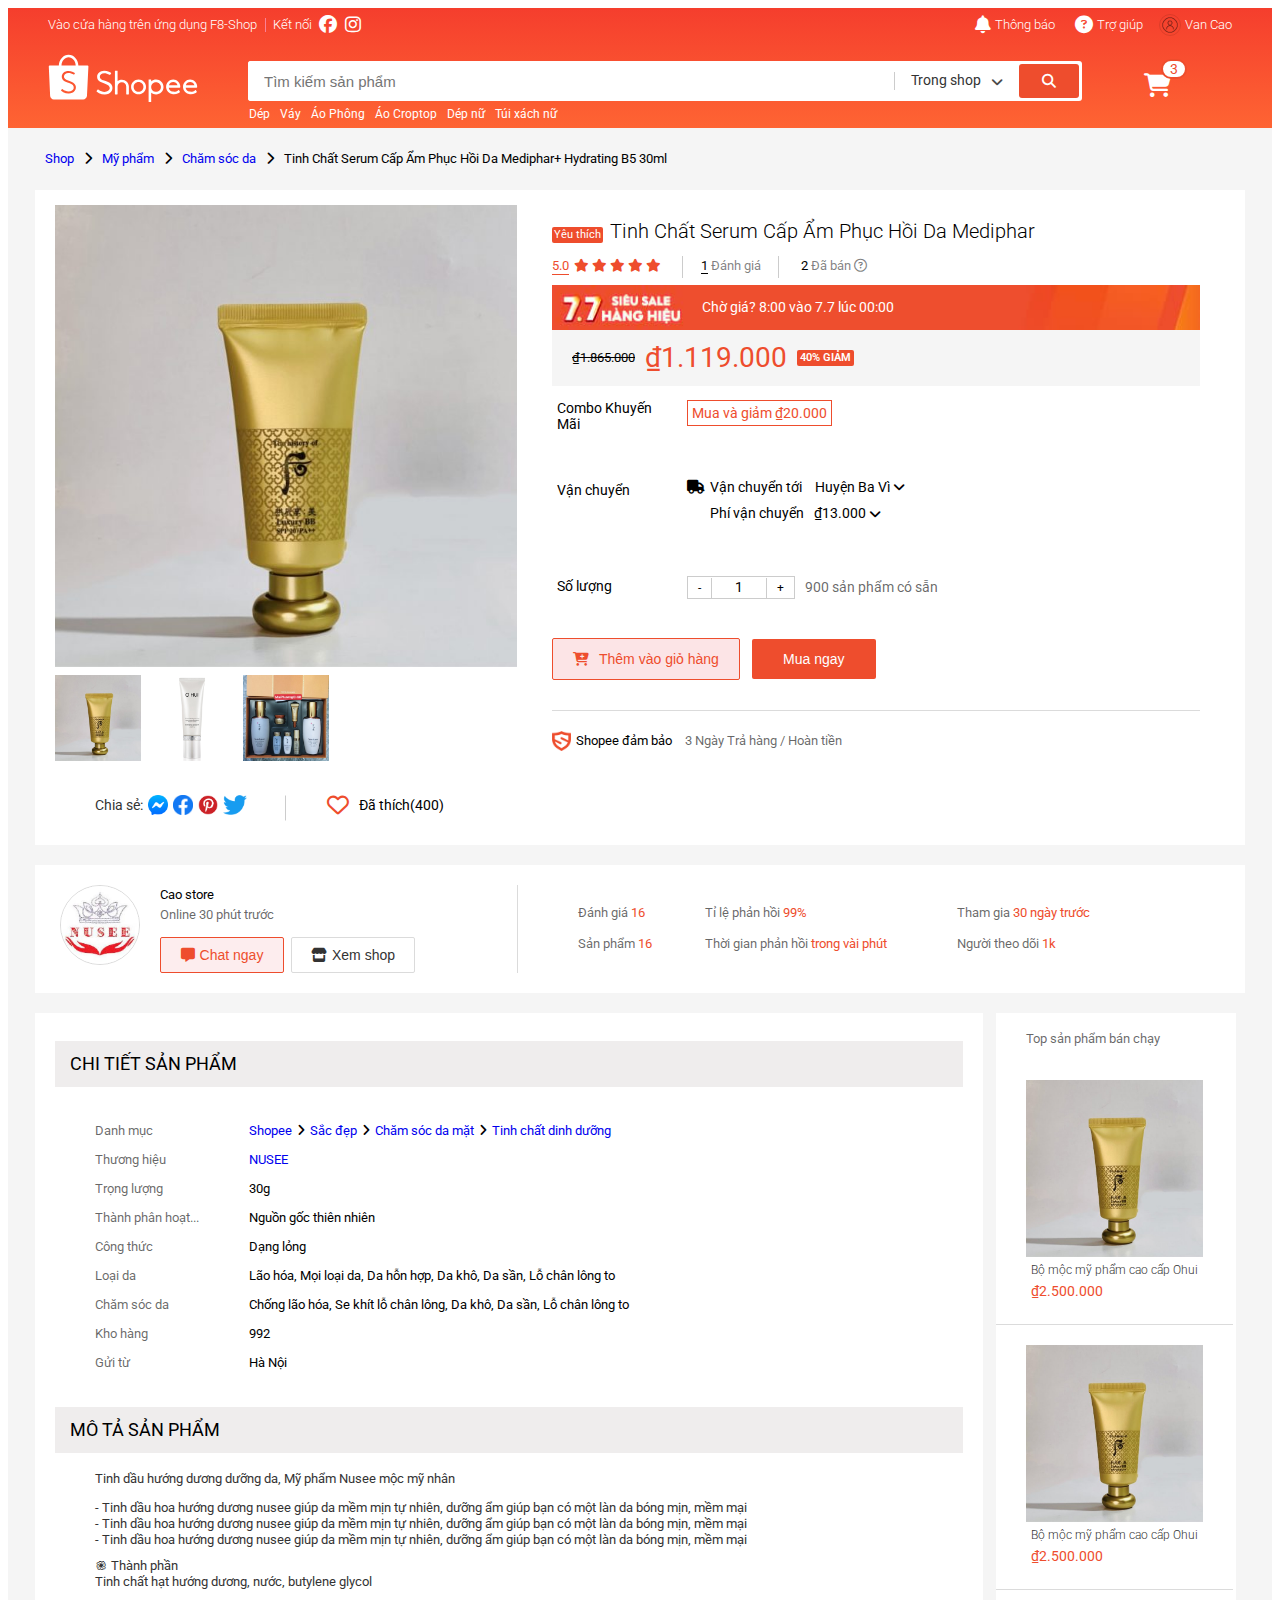
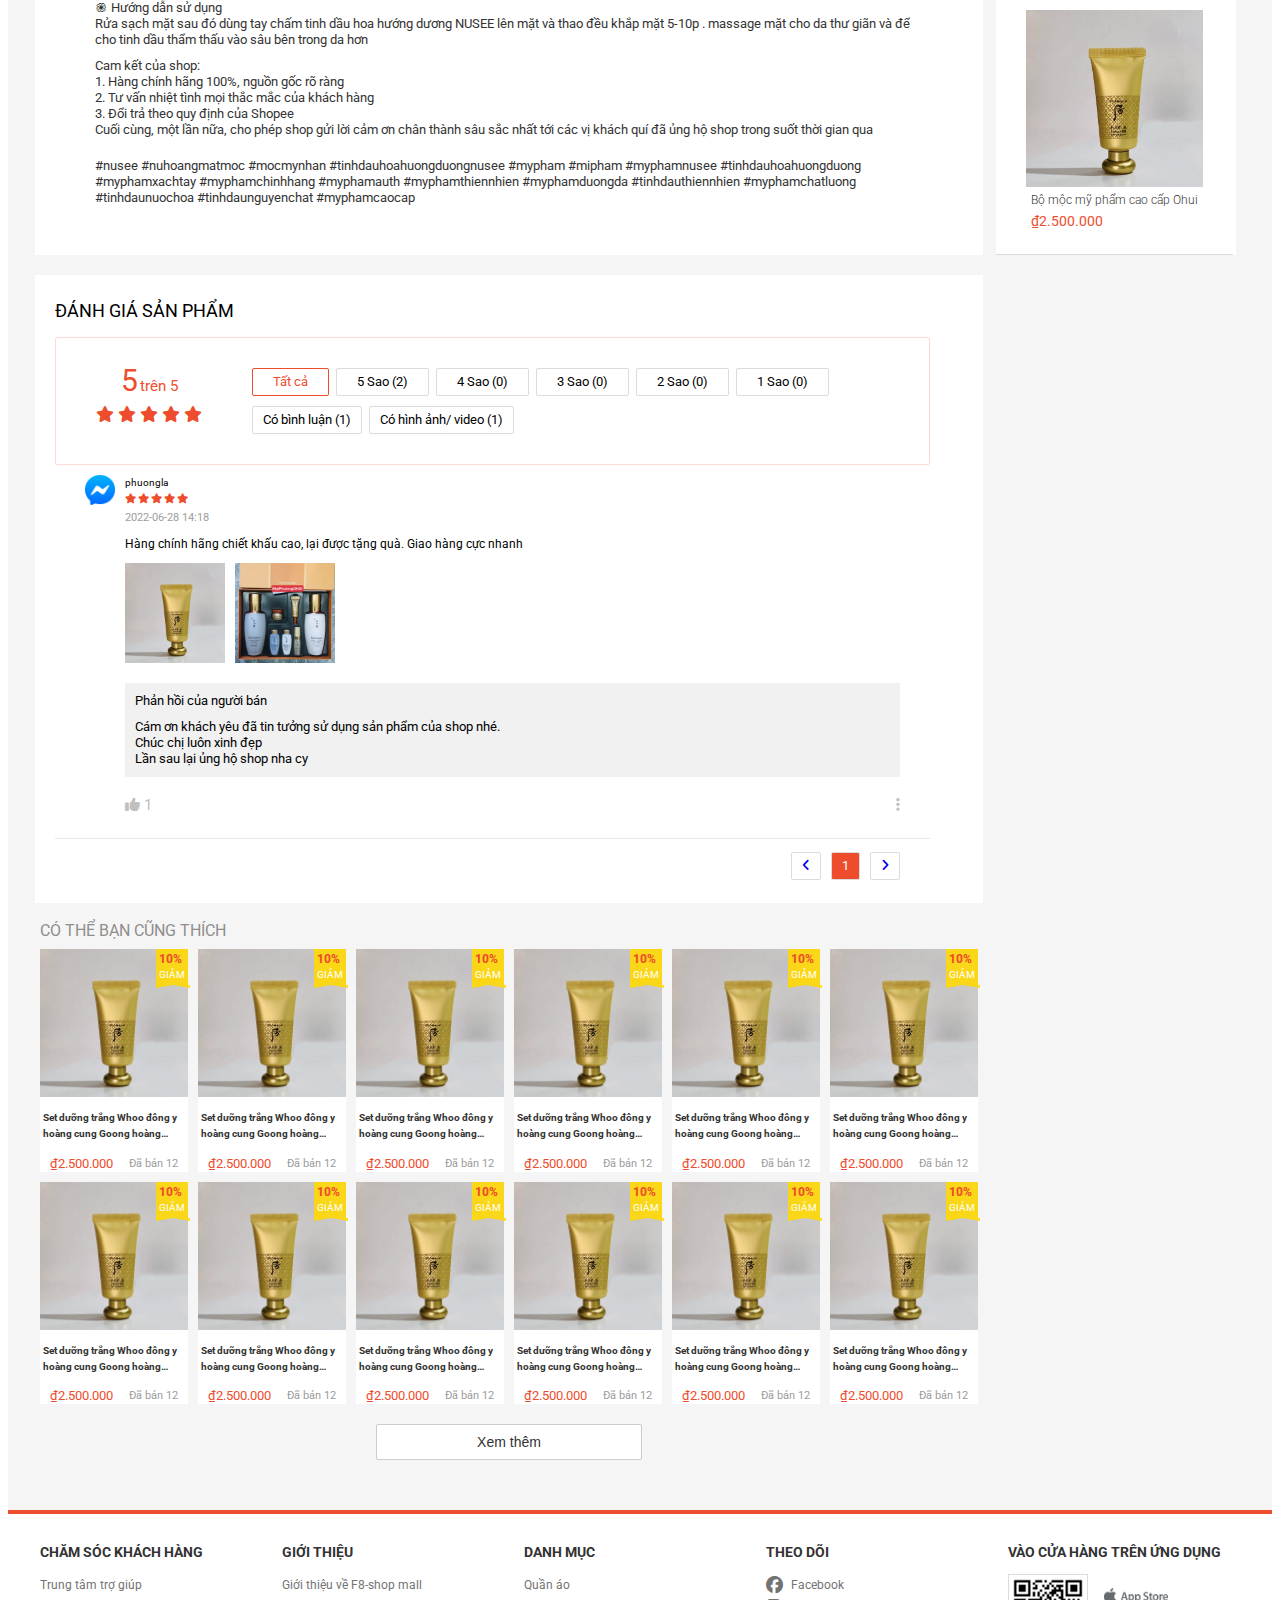
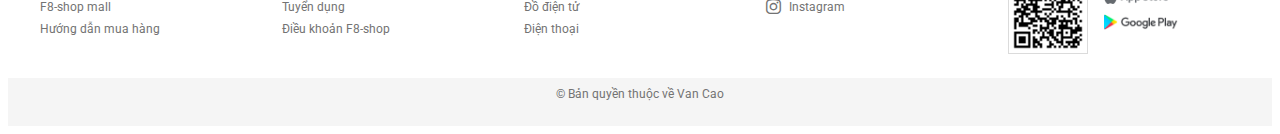
<file: product.html>
<!DOCTYPE html>
<html lang="en">
<head>
    <meta charset="UTF-8">
    <meta http-equiv="X-UA-Compatible" content="IE=edge">
    <meta name="viewport" content="width=device-width, initial-scale=1.0">
    <link rel="stylesheet" href="./assets/css/main.css">
    <link rel="stylesheet" href="./assets/css/base.css">
    <link rel="stylesheet" href="./assets/css/product.css">
    <link rel="stylesheet" href="https://cdnjs.cloudflare.com/ajax/libs/font-awesome/6.1.1/css/all.min.css">
    <title>Product</title>
</head>
<body>
    <div class="app">
        <header class="header">
            <div class="grid">
                <nav class="header__navbar">
                    <ul class="header__navbar-list">
                        <li class="header__navbar-item header__navbar-item--qr header__navbar-item--separate">
                            Vào cửa hàng trên ứng dụng F8-Shop
                            <div class="header__qr">
                                <img src="./assets/img/qrcode.png" alt="QRcode" class="header__qr-img">
                                <div class="header__qr-apps">
                                    <a href="#" class="header__qr-link">
                                        <img src="./assets/img/app_store.png" alt="app" class="header__qr-download-img">
                                    </a>
                                    <a href="#" class="header__qr-link">
                                        <img src="./assets/img/gg_store.png" alt="gg" class="header__qr-download-img">
                                    </a>
                                </div>
                            </div>
                        </li>
                        <li class="header__navbar-item">
                            <span class="header__navbar-title--no-pointer">Kết nối</span>
                            <a href="#" class="header__navbar-icon-link">
                                <i class="header__navbar-icon fa-brands fa-facebook"></i>
                            </a>
                            <a href="#" class="header__navbar-icon-link">
                                <i class="header__navbar-icon fa-brands fa-instagram"></i>
                            </a>
                        </li>
                    </ul>
    
                    <ul class="header__navbar-list">
                        <li class="header__navbar-item header__navbar-item--has-notify">
                            <a href="" class="header__navbar-item-link">
                                <i class="header__navbar-icon fa-solid fa-bell"></i>
                                Thông báo
                            </a>
                            <div class="header__notify">
                                <header class="header__notify-header">
                                    <h3>Thông báo mới nhất</h3>
                                </header>

                                <ul class="header__notify-list">
                                    <li class="header__notify-item header__notify-item--viewed">
                                        <a href="#" class="header__notify-link">
                                            <img src="./assets/img/mypham_01.jpg" alt="" class="header__notify-img">
                                            <div class="header__notify-info">
                                                <span class="header__notify-name">Mỹ phẩm Ohui chính hãng Mỹ phẩm Ohui chính hãng Mỹ phẩm Ohui chính hãng</span>
                                                <span class="header__notify-desc">Mô tả mỹ phẩm Ohui Mô tả mỹ phẩm Ohui Mô tả mỹ phẩm Ohui Mô tả mỹ phẩm Ohui</span>
                                            </div>
                                        </a>
                                    </li>

                                    <li class="header__notify-item">
                                        <a href="#" class="header__notify-link">
                                            <img src="./assets/img/mypham_01.jpg" alt="" class="header__notify-img">
                                            <div class="header__notify-info">
                                                <span class="header__notify-name">Mỹ phẩm Ohui chính hãng</span>
                                                <span class="header__notify-desc">Mô tả mỹ phẩm Ohui</span>
                                            </div>
                                        </a>
                                    </li>

                                    <li class="header__notify-item">
                                        <a href="#" class="header__notify-link">
                                            <img src="./assets/img/mypham_01.jpg" alt="" class="header__notify-img">
                                            <div class="header__notify-info">
                                                <span class="header__notify-name">Mỹ phẩm Ohui chính hãng</span>
                                                <span class="header__notify-desc">Mô tả mỹ phẩm Ohui</span>
                                            </div>
                                        </a>
                                    </li>
                                </ul>
                                <footer class="header__notify-footer">
                                    <a href="#" class="header__notify-footer-btn">Xem tất cả</a>
                                </footer>
                            </div>
                        </li>
                        <li class="header__navbar-item">
                            <a href="" class="header__navbar-item-link">
                                <i class="header__navbar-icon fa-solid fa-circle-question"></i>
                                Trợ giúp
                            </a>
                        </li>
                        <!-- <li class="header__navbar-item header__navbar-item--strong header__navbar-item--separate">Đăng ký</li>
                        <li class="header__navbar-item header__navbar-item--strong">Đăng nhập</li> -->

                        <li class="header__navbar-item header__navbar-user">
                            <img src="./assets/img/logo_user.png" alt="" class="header__navbar-user-img">
                            <span class="header__navbar-user-name">Van Cao</span>

                            <ul class="header__navbar-user-menu">
                                <li class="header__navbar-user-item">
                                    <a href="#">Tài khoản của tôi</a>
                                </li>

                                <li class="header__navbar-user-item">
                                    <a href="#">Địa chỉ của tôi</a>
                                </li>

                                <li class="header__navbar-user-item">
                                    <a href="#">Đơn mua</a>
                                </li>

                                <li class="header__navbar-user-item header__navbar-user-item--sperate">
                                    <a href="#">Đăng xuất</a>
                                </li>
                            </ul>
                        </li>
                    </ul>
                </nav>

                <div class="header-with-search">
                    <div class="header__logo">
                        <a href="./index.html" class="header__logo-link">
                            <svg viewBox="0 0 192 65" class="header__logo-img">
                                <g fill-rule="evenodd">
                                    <path fill="#fff"
                                        d="M35.6717403 44.953764c-.3333497 2.7510509-2.0003116 4.9543414-4.5823845 6.0575984-1.4379707.6145919-3.36871.9463856-4.896954.8421628-2.3840266-.0911143-4.6237865-.6708937-6.6883352-1.7307424-.7375522-.3788551-1.8370513-1.1352759-2.6813095-1.8437757-.213839-.1790053-.239235-.2937577-.0977428-.4944671.0764015-.1151823.2172535-.3229831.5286218-.7791994.45158-.6616533.5079208-.7446018.5587128-.8221779.14448-.2217688.3792333-.2411091.6107855-.0588804.0243289.0189105.0243289.0189105.0426824.0333083.0379873.0294402.0379873.0294402.1276204.0990653.0907002.0706996.14448.1123887.166248.1287205 2.2265285 1.7438508 4.8196989 2.7495466 7.4376251 2.8501162 3.6423042-.0496401 6.2615109-1.6873341 6.7308041-4.2020035.5160305-2.7675977-1.6565047-5.1582742-5.9070334-6.4908212-1.329344-.4166762-4.6895175-1.7616869-5.3090528-2.1250697-2.9094471-1.7071043-4.2697358-3.9430584-4.0763845-6.7048539.296216-3.8283059 3.8501677-6.6835796 8.340785-6.702705 2.0082079-.004083 4.0121475.4132378 5.937338 1.2244562.6816382.2873109 1.8987274.9496089 2.3189359 1.2633517.2420093.1777159.2898136.384872.1510957.60836-.0774686.12958-.2055158.3350171-.4754821.7632974l-.0029878.0047276c-.3553311.5640922-.3664286.5817134-.447952.7136572-.140852.2144625-.3064598.2344475-.5604202.0732783-2.0600669-1.3839063-4.3437898-2.0801572-6.8554368-2.130442-3.126914.061889-5.4706057 1.9228561-5.6246892 4.4579402-.0409751 2.2896772 1.676352 3.9613243 5.3858811 5.2358503 7.529819 2.4196871 10.4113092 5.25648 9.869029 9.7292478M26.3725216 5.42669372c4.9022893 0 8.8982174 4.65220288 9.0851664 10.47578358H17.2875686c.186949-5.8235807 4.1828771-10.47578358 9.084953-10.47578358m25.370857 11.57065968c0-.6047069-.4870064-1.0948761-1.0875481-1.0948761h-11.77736c-.28896-7.68927544-5.7774923-13.82058185-12.5059489-13.82058185-6.7282432 0-12.2167755 6.13130641-12.5057355 13.82058185l-11.79421958.0002149c-.59136492.0107446-1.06748731.4968309-1.06748731 1.0946612 0 .0285807.00106706.0569465.00320118.0848825H.99995732l1.6812605 37.0613963c.00021341.1031483.00405483.2071562.01173767.3118087.00170729.0236381.003628.0470614.00554871.0704847l.00362801.0782207.00405483.004083c.25545428 2.5789222 2.12707837 4.6560709 4.67201764 4.7519129l.00576212.0055872h37.4122078c.0177132.0002149.0354264.0004298.0531396.0004298.0177132 0 .0354264-.0002149.0531396-.0004298h.0796027l.0017073-.0015043c2.589329-.0706995 4.6867431-2.1768587 4.9082648-4.787585l.0012805-.0012893.0017073-.0350275c.0021341-.0275062.0040548-.0547975.0057621-.0823037.0040548-.065757.0068292-.1312992.0078963-.1964115l1.8344904-37.207738h-.0012805c.001067-.0186956.0014939-.0376062.0014939-.0565167M176.465457 41.1518926c.720839-2.3512494 2.900423-3.9186779 5.443734-3.9186779 2.427686 0 4.739107 1.6486899 5.537598 3.9141989l.054826.1556978h-11.082664l.046506-.1512188zm13.50267 3.4063683c.014933.0006399.014933.0006399.036906.0008531.021973-.0002132.021973-.0002132.044372-.0008531.53055-.0243144.950595-.4766911.950595-1.0271786 0-.0266606-.000853-.0496953-.00256-.0865936.000427-.0068251.000427-.020262.000427-.0635588 0-5.1926268-4.070748-9.4007319-9.09145-9.4007319-5.020488 0-9.091235 4.2081051-9.091235 9.4007319 0 .3871116.022399.7731567.067838 1.1568557l.00256.0204753.01408.1013102c.250022 1.8683731 1.047233 3.5831812 2.306302 4.9708108-.00064-.0006399.00064.0006399.007253.0078915 1.396026 1.536289 3.291455 2.5833031 5.393601 2.9748936l.02752.0053321v-.0027727l.13653.0228215c.070186.0119439.144211.0236746.243409.039031 2.766879.332724 5.221231-.0661182 7.299484-1.1127057.511777-.2578611.971928-.5423827 1.37064-.8429007.128211-.0968312.243622-.1904632.34346-.2781231.051412-.0452164.092372-.083181.114131-.1051493.468898-.4830897.498124-.6543572.215249-1.0954297-.31146-.4956734-.586228-.9179769-.821744-1.2675504-.082345-.1224254-.154023-.2267215-.214396-.3133151-.033279-.0475624-.033279-.0475624-.054399-.0776356-.008319-.0117306-.008319-.0117306-.013866-.0191956l-.00256-.0038391c-.256208-.3188605-.431565-.3480805-.715933-.0970445-.030292.0268739-.131624.1051493-.14997.1245582-1.999321 1.775381-4.729508 2.3465571-7.455854 1.7760208-.507724-.1362888-.982595-.3094759-1.419919-.5184948-1.708127-.8565509-2.918343-2.3826022-3.267563-4.1490253l-.02752-.1394881h13.754612zM154.831964 41.1518926c.720831-2.3512494 2.900389-3.9186779 5.44367-3.9186779 2.427657 0 4.739052 1.6486899 5.537747 3.9141989l.054612.1556978h-11.082534l.046505-.1512188zm13.502512 3.4063683c.015146.0006399.015146.0006399.037118.0008531.02176-.0002132.02176-.0002132.044159-.0008531.530543-.0243144.950584-.4766911.950584-1.0271786 0-.0266606-.000854-.0496953-.00256-.0865936.000426-.0068251.000426-.020262.000426-.0635588 0-5.1926268-4.070699-9.4007319-9.091342-9.4007319-5.020217 0-9.091343 4.2081051-9.091343 9.4007319 0 .3871116.022826.7731567.068051 1.1568557l.00256.0204753.01408.1013102c.250019 1.8683731 1.04722 3.5831812 2.306274 4.9708108-.00064-.0006399.00064.0006399.007254.0078915 1.396009 1.536289 3.291417 2.5833031 5.393538 2.9748936l.027519.0053321v-.0027727l.136529.0228215c.070184.0119439.144209.0236746.243619.039031 2.766847.332724 5.22117-.0661182 7.299185-1.1127057.511771-.2578611.971917-.5423827 1.370624-.8429007.128209-.0968312.243619-.1904632.343456-.2781231.051412-.0452164.09237-.083181.11413-.1051493.468892-.4830897.498118-.6543572.215246-1.0954297-.311457-.4956734-.586221-.9179769-.821734-1.2675504-.082344-.1224254-.154022-.2267215-.21418-.3133151-.033492-.0475624-.033492-.0475624-.054612-.0776356-.008319-.0117306-.008319-.0117306-.013866-.0191956l-.002346-.0038391c-.256419-.3188605-.431774-.3480805-.716138-.0970445-.030292.0268739-.131623.1051493-.149969.1245582-1.999084 1.775381-4.729452 2.3465571-7.455767 1.7760208-.507717-.1362888-.982582-.3094759-1.419902-.5184948-1.708107-.8565509-2.918095-2.3826022-3.267311-4.1490253l-.027733-.1394881h13.754451zM138.32144123 49.7357905c-3.38129629 0-6.14681004-2.6808521-6.23169343-6.04042014v-.31621743c.08401943-3.35418649 2.85039714-6.03546919 6.23169343-6.03546919 3.44242097 0 6.23320537 2.7740599 6.23320537 6.1960534 0 3.42199346-2.7907844 6.19605336-6.23320537 6.19605336m.00172791-15.67913203c-2.21776751 0-4.33682838.7553485-6.03989586 2.140764l-.19352548.1573553V34.6208558c0-.4623792-.0993546-.56419733-.56740117-.56419733h-2.17651376c-.47409424 0-.56761716.09428403-.56761716.56419733v27.6400724c0 .4539841.10583425.5641973.56761716.5641973h2.17651376c.46351081 0 .56740117-.1078454.56740117-.5641973V50.734168l.19352548.1573553c1.70328347 1.3856307 3.82234434 2.1409792 6.03989586 2.1409792 5.27140956 0 9.54473746-4.2479474 9.54473746-9.48802964 0-5.239867-4.2733279-9.48781439-9.54473746-9.48781439M115.907646 49.5240292c-3.449458 0-6.245805-2.7496948-6.245805-6.1425854 0-3.3928907 2.79656-6.1427988 6.245805-6.1427988 3.448821 0 6.24538 2.7499081 6.24538 6.1427988 0 3.3926772-2.796346 6.1425854-6.24538 6.1425854m.001914-15.5438312c-5.28187 0-9.563025 4.2112903-9.563025 9.4059406 0 5.1944369 4.281155 9.4059406 9.563025 9.4059406 5.281657 0 9.562387-4.2115037 9.562387-9.4059406 0-5.1946503-4.280517-9.4059406-9.562387-9.4059406M94.5919049 34.1890939c-1.9281307 0-3.7938902.6198995-5.3417715 1.7656047l-.188189.1393105V23.2574169c0-.4254677-.1395825-.5643476-.5649971-.5643476h-2.2782698c-.4600414 0-.5652122.1100273-.5652122.5643476v29.2834155c0 .443339.1135587.5647782.5652122.5647782h2.2782698c.4226187 0 .5649971-.1457701.5649971-.5647782v-9.5648406c.023658-3.011002 2.4931278-5.4412923 5.5299605-5.4412923 3.0445753 0 5.516841 2.4421328 5.5297454 5.4630394v9.5430935c0 .4844647.0806524.5645628.5652122.5645628h2.2726775c.481764 0 .565212-.0824666.565212-.5645628v-9.5710848c-.018066-4.8280677-4.0440197-8.7806537-8.9328471-8.7806537M62.8459442 47.7938061l-.0053397.0081519c-.3248668.4921188-.4609221.6991347-.5369593.8179812-.2560916.3812097-.224267.551113.1668119.8816949.91266.7358184 2.0858968 1.508535 2.8774525 1.8955369 2.2023021 1.076912 4.5810275 1.646045 7.1017886 1.6975309 1.6283921.0821628 3.6734936-.3050536 5.1963734-.9842376 2.7569891-1.2298679 4.5131066-3.6269626 4.8208863-6.5794607.4985136-4.7841067-2.6143125-7.7747902-10.6321784-10.1849709l-.0021359-.0006435c-3.7356476-1.2047686-5.4904836-2.8064071-5.4911243-5.0426086.1099976-2.4715346 2.4015793-4.3179454 5.4932602-4.4331449 2.4904317.0062212 4.6923065.6675996 6.8557356 2.0598624.4562232.2767364.666607.2256796.9733188-.172263.035242-.0587797.1332787-.2012238.543367-.790093l.0012815-.0019308c.3829626-.5500403.5089793-.7336731.5403767-.7879478.258441-.4863266.2214903-.6738208-.244985-1.0046173-.459427-.3290803-1.7535544-1.0024722-2.4936356-1.2978721-2.0583439-.8211991-4.1863175-1.2199998-6.3042524-1.1788111-4.8198184.1046878-8.578747 3.2393171-8.8265087 7.3515337-.1572005 2.9703036 1.350301 5.3588174 4.5000778 7.124567.8829712.4661613 4.1115618 1.6865902 5.6184225 2.1278667 4.2847814 1.2547527 6.5186944 3.5630343 6.0571315 6.2864205-.4192725 2.4743234-3.0117991 4.1199394-6.6498372 4.2325647-2.6382344-.0549182-5.2963324-1.0217793-7.6043603-2.7562084-.0115337-.0083664-.0700567-.0519149-.1779185-.1323615-.1516472-.1130543-.1516472-.1130543-.1742875-.1300017-.4705335-.3247898-.7473431-.2977598-1.0346184.1302162-.0346012.0529875-.3919333.5963776-.5681431.8632459">
                                    </path>
                                </g>
                            </svg>
                        </a>
                    </div>

                    <div class="header__search">
                        <div class="header__search-input-wrap">
                            <input type="text" class="header__search-input" placeholder="Tìm kiếm sản phẩm">
                            <div class="header__search-history">
                                <h3 class="header__search-history-heading">Lịch sử tìm kiếm</h3>
                                <ul class="header__search-history-list">
                                    <li class="header__search-history-item">
                                        <a href="#">Kem dưỡng da</a>
                                    </li>
                                    <li class="header__search-history-item">
                                        <a href="#">Kem trị mụ</a>
                                    </li>
                                </ul>
                            </div>
                        </div>
                        <div class="header__search-select">
                            <span class="header__search-select-label">Trong shop</span>
                            <i class="header__search-select-icon fa-solid fa-angle-down"></i>
                            
                            <ul class="header__search-option">
                                <li class="header__search-option-item header__search-option-item--active">
                                    <span>Trong shop</span>
                                    <i class="fa-solid fa-check"></i>
                                </li>
                                <li class="header__search-option-item">
                                    <span>Ngoài shop</span>
                                    <i class="fa-solid fa-check"></i>
                                </li>
                            </ul>
                        </div>
                        <button class="header__search-btn">
                            <i class="header__search-btn-icon fa-solid fa-magnifying-glass"></i>
                        </button>
                    </div>

                    <!-- cart -->
                    <div class="header__cart">
                            
                            <div class="header__cart-wrap">
                                <i class="header__cart-icon fa-solid fa-cart-shopping"></i>
                                <span class="header__cart-notice">3</span>
                                
                                <!-- no cart: header__cart-list--no-cart -->
                                <div class="header__cart-list">
                                    <img src="./assets/img/no-cart.png" alt="" class="header__cart-no-cart-img">
                                    <span class="header__cart-list-no-cart-mess">
                                        Chưa có sản phẩm
                                    </span>
                                    <!-- c -->
                                    <h4 class="header__cart-heading">Sản phẩm đã thêm</h4>
                                    <ul class="header__cart-list-item">
                                        <li class="header__cart-item">
                                            <img src="./assets/img/mypham_01.jpg" alt="" class="header__cart-img">

                                            <div class="header__cart-item-info">
                                                <div class="header__cart-item-head">
                                                    <h5 class="header__cart-item-name">Bộ kem đặc trị vùng mắt Bộ kem đặc trị vùng mắt Bộ kem đặc trị vùng mắt Bộ kem đặc trị vùng mắt</h5>
                                                    <div class="header__cart-item-price-wrap">
                                                        <span class="header__cart-item-price">2.000.000đ</span>
                                                        <span class="header__cart-item-muliply">x</span>
                                                        <span class="header__cart-item-qnt">2</span>
                                                    </div>
                                                </div>

                                                <div class="header__cart-item-body">
                                                    <span class="header__cart-item-desc">Phân loại:Bạc</span>
                                                    <span class="header__cart-item-remove">Xóa</span>
                                                </div>
                                            </div>
                                        </li>

                                        <li class="header__cart-item">
                                            <img src="./assets/img/mypham_02.jpg" alt="" class="header__cart-img">

                                            <div class="header__cart-item-info">
                                                <div class="header__cart-item-head">
                                                    <h5 class="header__cart-item-name">Bộ kem đặc trị vùng mắt</h5>
                                                    <div class="header__cart-item-price-wrap">
                                                        <span class="header__cart-item-price">2.000.000đ</span>
                                                        <span class="header__cart-item-muliply">x</span>
                                                        <span class="header__cart-item-qnt">2</span>
                                                    </div>
                                                </div>

                                                <div class="header__cart-item-body">
                                                    <span class="header__cart-item-desc">Phân loại:Bạc</span>
                                                    <span class="header__cart-item-remove">Xóa</span>
                                                </div>
                                            </div>
                                        </li>

                                        <li class="header__cart-item">
                                            <img src="./assets/img/mypham_03.jpg" alt="" class="header__cart-img">

                                            <div class="header__cart-item-info">
                                                <div class="header__cart-item-head">
                                                    <h5 class="header__cart-item-name">Bộ kem đặc trị vùng mắt</h5>
                                                    <div class="header__cart-item-price-wrap">
                                                        <span class="header__cart-item-price">4.000.000đ</span>
                                                        <span class="header__cart-item-muliply">x</span>
                                                        <span class="header__cart-item-qnt">1</span>
                                                    </div>
                                                </div>

                                                <div class="header__cart-item-body">
                                                    <span class="header__cart-item-desc">Phân loại:Bạc</span>
                                                    <span class="header__cart-item-remove">Xóa</span>
                                                </div>
                                            </div>
                                        </li>

                                        <!-- 2 -->

                                        <li class="header__cart-item">
                                            <img src="./assets/img/mypham_01.jpg" alt="" class="header__cart-img">

                                            <div class="header__cart-item-info">
                                                <div class="header__cart-item-head">
                                                    <h5 class="header__cart-item-name">Bộ kem đặc trị vùng mắt</h5>
                                                    <div class="header__cart-item-price-wrap">
                                                        <span class="header__cart-item-price">2.000.000đ</span>
                                                        <span class="header__cart-item-muliply">x</span>
                                                        <span class="header__cart-item-qnt">2</span>
                                                    </div>
                                                </div>

                                                <div class="header__cart-item-body">
                                                    <span class="header__cart-item-desc">Phân loại:Bạc</span>
                                                    <span class="header__cart-item-remove">Xóa</span>
                                                </div>
                                            </div>
                                        </li>

                                        <li class="header__cart-item">
                                            <img src="./assets/img/mypham_02.jpg" alt="" class="header__cart-img">

                                            <div class="header__cart-item-info">
                                                <div class="header__cart-item-head">
                                                    <h5 class="header__cart-item-name">Bộ kem đặc trị vùng mắt</h5>
                                                    <div class="header__cart-item-price-wrap">
                                                        <span class="header__cart-item-price">2.000.000đ</span>
                                                        <span class="header__cart-item-muliply">x</span>
                                                        <span class="header__cart-item-qnt">2</span>
                                                    </div>
                                                </div>

                                                <div class="header__cart-item-body">
                                                    <span class="header__cart-item-desc">Phân loại:Bạc</span>
                                                    <span class="header__cart-item-remove">Xóa</span>
                                                </div>
                                            </div>
                                        </li>

                                        <li class="header__cart-item">
                                            <img src="./assets/img/mypham_03.jpg" alt="" class="header__cart-img">

                                            <div class="header__cart-item-info">
                                                <div class="header__cart-item-head">
                                                    <h5 class="header__cart-item-name">Bộ kem đặc trị vùng mắt</h5>
                                                    <div class="header__cart-item-price-wrap">
                                                        <span class="header__cart-item-price">4.000.000đ</span>
                                                        <span class="header__cart-item-muliply">x</span>
                                                        <span class="header__cart-item-qnt">1</span>
                                                    </div>
                                                </div>

                                                <div class="header__cart-item-body">
                                                    <span class="header__cart-item-desc">Phân loại:Bạc</span>
                                                    <span class="header__cart-item-remove">Xóa</span>
                                                </div>
                                            </div>
                                        </li>

                                        <!-- 3 -->

                                        <li class="header__cart-item">
                                            <img src="./assets/img/mypham_01.jpg" alt="" class="header__cart-img">

                                            <div class="header__cart-item-info">
                                                <div class="header__cart-item-head">
                                                    <h5 class="header__cart-item-name">Bộ kem đặc trị vùng mắt</h5>
                                                    <div class="header__cart-item-price-wrap">
                                                        <span class="header__cart-item-price">2.000.000đ</span>
                                                        <span class="header__cart-item-muliply">x</span>
                                                        <span class="header__cart-item-qnt">2</span>
                                                    </div>
                                                </div>

                                                <div class="header__cart-item-body">
                                                    <span class="header__cart-item-desc">Phân loại:Bạc</span>
                                                    <span class="header__cart-item-remove">Xóa</span>
                                                </div>
                                            </div>
                                        </li>

                                        <li class="header__cart-item">
                                            <img src="./assets/img/mypham_02.jpg" alt="" class="header__cart-img">

                                            <div class="header__cart-item-info">
                                                <div class="header__cart-item-head">
                                                    <h5 class="header__cart-item-name">Bộ kem đặc trị vùng mắt</h5>
                                                    <div class="header__cart-item-price-wrap">
                                                        <span class="header__cart-item-price">2.000.000đ</span>
                                                        <span class="header__cart-item-muliply">x</span>
                                                        <span class="header__cart-item-qnt">2</span>
                                                    </div>
                                                </div>

                                                <div class="header__cart-item-body">
                                                    <span class="header__cart-item-desc">Phân loại:Bạc</span>
                                                    <span class="header__cart-item-remove">Xóa</span>
                                                </div>
                                            </div>
                                        </li>

                                        <li class="header__cart-item">
                                            <img src="./assets/img/mypham_03.jpg" alt="" class="header__cart-img">

                                            <div class="header__cart-item-info">
                                                <div class="header__cart-item-head">
                                                    <h5 class="header__cart-item-name">Bộ kem đặc trị vùng mắt</h5>
                                                    <div class="header__cart-item-price-wrap">
                                                        <span class="header__cart-item-price">4.000.000đ</span>
                                                        <span class="header__cart-item-muliply">x</span>
                                                        <span class="header__cart-item-qnt">1</span>
                                                    </div>
                                                </div>

                                                <div class="header__cart-item-body">
                                                    <span class="header__cart-item-desc">Phân loại:Bạc</span>
                                                    <span class="header__cart-item-remove">Xóa</span>
                                                </div>
                                            </div>
                                        </li>
                                        
                                    </ul>
                                    <a href="#" class="header__cart-view-cart btn btn--primary">Xem giỏ hàng</a>
                                </div>
                            </div>
                      </div>
                </div>

                <div class="header__add-content">
                    <ul class="header__add-content-list">
                        <li class="header__add-content-item"><a href="#">Dép</a></li>
                        <li class="header__add-content-item"><a href="#">Váy</a></li>
                        <li class="header__add-content-item"><a href="#">Áo Phông</a></li>
                        <li class="header__add-content-item"><a href="#">Áo Croptop</a></li>
                        <li class="header__add-content-item"><a href="#">Dép nữ</a></li>
                        <li class="header__add-content-item"><a href="#">Túi xách nữ</a></li>
                    </ul>
                </div>
            </div>
        </header>

        <div class="app__container">
                <div class="breadscrum">
                    <div class="grid">
                        <div class="grid__row">
                            <ul class="breadscrum-list">
                                <li class="breadscrum-item">
                                    <a href="#" class="breadscum-item__link">Shop</a>
                                </li>
                                <li class="breadscrum-item">
                                    <i class="breadscrum-item__icon fa-solid fa-chevron-right"></i>
                                </li>
                                <li class="breadscrum-item">
                                    <a href="#" class="breadscum-item__link">Mỹ phẩm</a>
                                </li>
                                <li class="breadscrum-item">
                                    <i class="breadscrum-item__icon fa-solid fa-chevron-right"></i>
                                </li>
                                <li class="breadscrum-item">
                                    <a href="#" class="breadscum-item__link">Chăm sóc da</a>
                                </li>
                                <li class="breadscrum-item">
                                    <i class="breadscrum-item__icon fa-solid fa-chevron-right"></i>
                                </li>
                                <li class="breadscrum-item">
                                    <span class="breadscrum-item__text">Tinh Chất Serum Cấp Ẩm Phục Hồi Da Mediphar+ Hydrating B5 30ml</span>
                                </li>
                            </ul>
                        </div>
                    </div>
                </div>
                <div class="card-wrapper">
                    <div class="grid">
                        <div class="product__card-wrapper grid__row">
                            <!-- <div class="grid__row"> -->
                                <div class="product__card grid__column-4">
                                    <div class="product__card-display">
                                        <div class="product__card-showcase">
                                            <img src="./assets/img/mypham_01.jpg" alt="my pham">
                                            <img src="./assets/img/mypham_02.jpg" alt="my pham">
                                            <img src="./assets/img/mypham_03.jpg" alt="my pham">
                                        </div>
                                    </div>
                                    <div class="product__card-select">
                                        <!-- <div class="product__card-select-icon">
                                            <div class="product__card-select-icon-left">
                                                <i class="fa-solid fa-angle-left"></i>
                                            </div>
                                            <div class="product__card-select-icon-right">
                                                <i class="fa-solid fa-angle-right"></i>
                                            </div>
                                        </div> -->
                                        <div class="product__card-img-item">
                                            <a href="#" data-id="1">
                                                <img src="./assets/img/mypham_01.jpg" alt="my pham">
                                            </a>
                                        </div>
                                        <div class="product__card-img-item">
                                            <a href="#" data-id="2">
                                                <img src="./assets/img/mypham_02.jpg" alt="my pham">
                                            </a>
                                            </div>
                                        <div class="product__card-img-item">
                                            <a href="#" data-id="3">
                                                <img src="./assets/img/mypham_03.jpg" alt="my pham">
                                            </a>
                                        </div>
                                    </div>
                                    <div class="product__card-footer">
                                        <div class="product__card-footer-socials">
                                            <span class="product__card-footer-socials--text">Chia sẻ:</span>
                                            <ul class="product__card-footer-socials-list">
                                                <li class="product__card-footer-socials-item">
                                                    <img src="./assets/img/logo_mess.png" alt="logo mess">
                                                </li>
                                                <li class="product__card-footer-socials-item">
                                                    <img src="./assets/img/logo_fb.png" alt="logo mess">
                                                </li>
                                                <li class="product__card-footer-socials-item">
                                                    <img src="./assets/img/logo_pin.png" alt="logo mess">
                                                </li>
                                                <li class="product__card-footer-socials-item">
                                                    <img src="./assets/img/logo_twiter.png" alt="logo mess">
                                                </li>
                                            </ul>
                                        </div>
                                        <div class="product__card-footer-liked">
                                            <span class="product__card-footer-liked-icon">
                                                <i class="fa-regular fa-heart"></i>
                                            </span>
                                            <span class="product__card-footer-liked-text">Đã thích(400)</span>
                                        </div>
                                    </div>
                                </div>
                                <div class="product__info grid__column-6">
                                    <div class="product__info-heading">
                                        <div class="product__info-text">
                                            <span class="product__info-text--liked">
                                                Yêu thích
                                            </span>
                                            <h1 class="product__info-text-heading">Tinh Chất Serum Cấp Ẩm Phục Hồi Da Mediphar</h1>
                                        </div>
                                        <div class="product__info-more">
                                            <div class="product__info-more--rate">
                                                <span class="product__info-more-num-rating">5.0</span>
                                                <div class="product__info-more-rating">
                                                    <i class="fa-solid fa-star"></i>
                                                    <i class="fa-solid fa-star"></i>
                                                    <i class="fa-solid fa-star"></i>
                                                    <i class="fa-solid fa-star"></i>
                                                    <i class="fa-solid fa-star"></i>
                                                </div>
                                            </div>
                                            <div class="product__info-more--assess">
                                                <span class="product__info-more-num">1</span>
                                                <span class="product__info-more--assess-text">Đánh giá</span>
                                            </div>
                                            <div class="product__info-more--seld">
                                                <span>2</span>
                                                <span class="product__info-more--assess-text">Đã bán</span>
                                                <i class="fa-regular fa-circle-question"></i>
                                            </div>
                                        </div>
                                        <div class="product__info-price">
                                            <div class="product__info-sale" style="background-image: url(./assets/img/flash_sale.jpg);">
                                                <span class="product__info-sale-text">Chờ giá? 8:00 vào 7.7 lúc 00:00</span>
                                            </div>
                                            <div class="product__info-value-price">
                                                <span class="product__info-value-price-old"><span>&#8363</span>1.865.000</span>
                                                <span class="product__info-value-price-current"><span>&#8363</span>1.119.000</span>
                                                <span class="product__info-value-price-text">40% GIẢM</span>
                                            </div>
                                        </div>
                                    </div>
                                    <div class="product__info-content--p">
                                        <div class="product__info-content">
                                            <div class="product__info-content-pross-title grid__column-6-2" style="font-size:1.4rem;">
                                                <p style="margin-bottom: 50px">Combo Khuyến Mãi</p>
                                                <p style="margin-bottom: 80px">Vận chuyển</p>
                                                <p>Số lượng</p>
                                            </div>
                                            <div class="product__info-content-pross grid__column-6-8"style="font-size: 1.4rem;"> 
                                                <p class="product__info-content-pross-text">Mua và giảm <span>&#8363</span>20.000</p>
                                                <div class="product__info-content-pross--move" style="display:flex; margin-bottom: 55px;">
                                                    <div>
                                                        <i class="fa-solid fa-truck"></i>                                               
                                                    </div>
                                                    <div class="product__info-content-pross--move-address">
                                                        <span>Vận chuyển tới</span>
                                                        <span style="padding-left:10px;">Huyện Ba Vì</span>
                                                        <i class="fa-solid fa-angle-down"></i>
                                                        <div style="padding-top:10px; display: flex; align-items: center;">
                                                            <span>Phí vận chuyển</span>
                                                            <div class="product__info-content-pross--move-price">
                                                                <span style="padding-left:10px; cursor: pointer;"><span>&#8363</span>13.000</span>
        
                                                                <div class="product__info-content-pross--move-price-content">
                                                                    <div class="product__info-content-pross-heading">
                                                                        <h2 style="font-size: 1.4rem; font-weight: 600; color:black;">Nhanh</h2>
                                                                        <div>
                                                                            <span style="text-decoration:line-through; color:var(--text-color);"><span>&#8363</span>37.600</span>
                                                                            <span style="font-weight:600;"><span>&#8363</span>13.000</span>
                                                                        </div>                                    
                                                                    </div>
                                                                    <div class="product__info-content-pross-body">
                                                                        <span style="font-size: 1.2rem;">Nhận hàng vào 7 tháng 7 - 10 tháng 7</span>
                                                                        <div style="line-height:35px;">
                                                                            <span style="color:var(--primary-color);">Giảm <span>&#8363</span>25.000</span>
                                                                            <span style="font-size:1.2rem;">Cho đơn từ <span>&#8363</span>50.000</span>
                                                                        </div>
                                                                        <div style="line-height:10px; padding-bottom: 15px;">
                                                                            <span style="font-size: 1.2rem;" >Nhanh tay vào "Shoppe Voucher" để nhận mã miễn phí nhé!</span>
                                                                        </div>
                                                                    </div>
                                                                </div>
                                                            </div>
                                                            <i class="fa-solid fa-angle-down" style="margin-top: 2px; margin-left: 3px;"></i>
                                                        </div>
                                                    </div>
                                                </div>
                                                <div class="quantity" style="display:flex; align-items: center;">
                                                    <div style="border:1px solid #ccc;">
                                                        <span style="font-size:1.2rem;display: inline-block; padding:2px 10px; border-right: 1px solid #ccc;">-</span>
                                                        <span style="font-size:1.4rem;display: inline-block; padding: 2px 20px;">1</span>
                                                        <span style="font-size:1.2rem;display: inline-block; padding:2px 10px; border-left: 1px solid #ccc;">+</span>
                                                    </div>
                                                    <span style="margin-left: 10px; color:rgba(0,0,0,0.6);">900 sản phẩm có sẵn</span>
                                                </div>
                                            </div>
                                        </div>
                                        <div class="product__info-content-cart">
                                            <button class="btn product__info-content-add-cart" ><i class="fa-solid fa-cart-plus" style="margin-right:10px;"></i> Thêm vào giỏ hàng</button>
                                            <button class="btn btn--primary product__info-content-buy-cart" style="padding:20px;">Mua ngay</button>
                                        </div>
                                    </div>
                                    <div style="display:flex; align-items: center; margin-top: 20px; font-size: 1.3rem;">
                                        <img src="./assets/img/logo_shoppe_mini.png" alt="logo" style="height:20px;">
                                        <a href="#" style="text-decoration: none;">
                                            <span style="color:black; margin-left: 5px;">Shopee đảm bảo</span>
                                            <span style="margin-left:10px;color: rgba(0,0,0,0.6);">3 Ngày Trả hàng / Hoàn tiền</span>
                                        </a>
                                    </div>
                                </div>
                            <!-- </div> -->
                        </div>
                        <div class="product__card-shop-name grid__row">
                            <div class="product-logo grid__column-4">
                                <div class="product-logo__shop">
                                    <div>
                                        <img src="./assets/img/logo_shop.png" alt="logo shop" style="height: 80px; border-radius: 50%; border:1px solid var(--border-color);">
                                    </div>
                                    <div class="product-logo__shop-text">
                                        <p>Cao store</p>
                                        <p style="height: 1.2rem; color:rgba(0,0,0,0.6);">Online 30 phút trước</p>
                                        <div class="product-logo__shop-btn">
                                            <button class="btn product-logo__shop-btn-chat">
                                                <i class="fa-solid fa-message" style="margin-right:5px;"></i>
                                                Chat ngay
                                            </button>
                                            <button class="btn" style="border:1px solid var(--border-color);">
                                                <i class="fa-solid fa-store" style="margin-right:5px;"></i>
                                                <a href="#" style="text-decoration: none; color:var(--text-color);">Xem shop</a>
                                            </button>
                                        </div>
                                    </div>                                  
                                </div>
                            </div>
                            <div class="product-logo-info grid__column-6">
                                <div class="product-logo__shop-info-1 grid__column-6-2">
                                    <div>
                                        <span>Đánh giá</span>
                                        <span style="color: var(--primary-color);">16</span>
                                    </div>
                                    <div style="margin-top:15px;">
                                        <span>Sản phẩm</span>
                                        <span style="color: var(--primary-color);">16</span>
                                    </div>
                                </div>
                                <div class="product-logo__shop-info-2 grid__column-6-4">
                                    <div>
                                        <span>Tỉ lệ phản hồi</span>
                                        <span style="color: var(--primary-color);">99%</span>
                                    </div>
                                    <div style="margin-top:15px;">
                                        <span>Thời gian phản hồi</span>
                                        <span style="color: var(--primary-color);">trong vài phút</span>
                                    </div>
                                </div>
                                <div class="product-logo__shop-info-3 grid__column-6-4">
                                    <div>
                                        <span>Tham gia</span>
                                        <span style="color: var(--primary-color);">30 ngày trước</span>
                                    </div>
                                    <div style="margin-top:15px; ">
                                        <span>Người theo dõi</span>
                                        <span style="color: var(--primary-color);">1k</span>
                                    </div>
                                </div>
                            </div>
                        </div>
                        <div class="content" style="display:flex">
                            <div class="grid__row-8" style="background-color: var(--white-color); float: left;">
                                <div class="product-content__deltail">
                                    <div class="product-content__deltail-text">
                                        <p style="background-color: rgba(235, 233, 233, 0.8); padding:15px; text-transform: uppercase; font-size: 1.8rem;">Chi tiết sản phẩm</p>
                                        <div style="display:flex;">
                                            <div class="product-content__deltail-text-1 grid__column-10b-2">
                                                <p>Danh mục</p>
                                                <p>Thương hiệu</p>
                                                <p>Trọng lượng</p>
                                                <p style="text-overflow: ellipsis; white-space: nowrap;">Thành phân hoạt...</p>
                                                <p>Công thức</p>
                                                <p>Loại da</p>
                                                <p>Chăm sóc da</p>
                                                <p>Kho hàng</p>
                                                <p>Gửi từ</p>
                                            </div>
                                            <div class="product-content__deltail-text-2 grid__column-10b-8">
                                                <div>
                                                    <ul style="list-style:none; display: flex; padding-left: 0;">
                                                        <li>
                                                            <a href="#" style="text-decoration: none;">Shopee</a>
                                                        </li>
                                                        <li class="product-content__deltail-item"><i class="fa-solid fa-angle-right"></i></li>
                                                        <li class="product-content__deltail-item">
                                                            <a href="#">Sắc đẹp</a>
                                                        </li>
                                                        <li class="product-content__deltail-item"><i class="fa-solid fa-angle-right"></i></li>
                                                        <li class="product-content__deltail-item">
                                                            <a href="#">Chăm sóc da mặt</a>
                                                        </li>
                                                        <li class="product-content__deltail-item"><i class="fa-solid fa-angle-right"></i></li>
                                                        <li class="product-content__deltail-item">
                                                            <a href="#">Tinh chất dinh dưỡng</a>
                                                        </li>
                                                    </ul>
                                                </div>
                                                <p><a href="#" style="text-decoration: none;">NUSEE</a></p>
                                                <p>30g</p>
                                                <p>Nguồn gốc thiên nhiên</p>
                                                <p>Dạng lỏng</p>
                                                <p>Lão hóa, Mọi loại da, Da hỗn hợp, Da khô, Da sần, Lỗ chân lông to</p>
                                                <p>Chống lão hóa, Se khít lỗ chân lông, Da khô, Da sần, Lỗ chân lông to</p>
                                                <p>992</p>
                                                <p>Hà Nội</p>
                                            </div>
                                        </div>
                                    </div>
                                    <p style="background-color: rgba(235, 233, 233, 0.8); padding:15px; text-transform: uppercase; font-size: 1.8rem;">Mô tả sản phẩm</p>
                                    <div class="product-content__deltail-desc">
                                        <p>Tinh dầu hướng dương dưỡng da, Mỹ phẩm Nusee mộc mỹ nhân</p>
                                        <div>
                                            <p class="text-desc">- Tinh dầu hoa hướng dương nusee giúp da mềm mịn tự nhiên, dưỡng ẩm giúp bạn có một làn da bóng mịn, mềm mại</p>
                                            <p class="text-desc">- Tinh dầu hoa hướng dương nusee giúp da mềm mịn tự nhiên, dưỡng ẩm giúp bạn có một làn da bóng mịn, mềm mại</p>
                                            <p class="text-desc">- Tinh dầu hoa hướng dương nusee giúp da mềm mịn tự nhiên, dưỡng ẩm giúp bạn có một làn da bóng mịn, mềm mại</p>
                                        </div>
                                        <div style="margin-top:10px;">
                                            <p class="text-desc">֎ Thành phần</p>
                                            <p class="text-desc">Tinh chất hạt hướng dương, nước, butylene glycol</p>
                                        </div>

                                        <div style="margin-top:10px;">
                                            <p class="text-desc">֎ Hướng dẫn sử dụng</p>
                                            <p class="text-desc">Rửa sạch mặt sau đó dùng tay chấm tinh dầu hoa hướng dương NUSEE lên mặt và thao đều khắp mặt 5-10p . massage mặt cho da thư giãn và để cho tinh dầu thẩm thấu vào sâu bên trong da hơn</p>
                                        </div>

                                        <div style="margin-top:10px;">
                                            <p class="text-desc">Cam kết của shop:</p>
                                            <p class="text-desc">1.	Hàng chính hãng 100%, nguồn gốc rõ ràng</p>
                                            <p class="text-desc">2.	Tư vấn nhiệt tình mọi thắc mắc của khách hàng</p>
                                            <p class="text-desc">3.	Đổi trả theo quy định của Shopee</p>
                                            <p class="text-desc">Cuối cùng, một lần nữa, cho phép shop gửi lời cảm ơn chân thành sâu sắc nhất tới các vị khách quí đã ủng hộ shop trong suốt thời gian qua</p>
                                        </div>

                                        <div style="margin-top:20px;">
                                            <p>#nusee #nuhoangmatmoc #mocmynhan #tinhdauhoahuongduongnusee #mypham #mipham #myphamnusee #tinhdauhoahuongduong #myphamxachtay #myphamchinhhang #myphamauth #myphamthiennhien #myphamduongda #tinhdauthiennhien #myphamchatluong #tinhdaunuochoa #tinhdaunguyenchat #myphamcaocap</p>
                                        </div>
                                    </div>
                                </div>
                            </div>
                            <div class="grid__row-2" style="background-color: var(--white-color); margin-left: 18px;">
                                <div class="product__detail-right">
                                    <p style="font-size: 1.3rem; padding: 5px 30px 0; color:rgba(0,0,0,0.6);">Top sản phẩm bán chạy</p>
                                        <div class="product__detail-top-s-shop">
                                            <a href="#" class="product__detail-shop">
                                                <div style="background-image: url(./assets/img/mypham_01.jpg);" class="product__detail-img"></div>
                                                <h4 class="product__detail-name">Bộ mộc mỹ phẩm cao cấp Ohui</h4>
                                                <div class="product__detail-price">
                                                    <span style="color:var(--primary-color);"><span>&#8363</span>2.500.000</span>
                                                </div>
                                            </a>
                                        </div>
                                        <div class="product__detail-top-s-shop">
                                            <a href="#" class="product__detail-shop">
                                                <div style="background-image: url(./assets/img/mypham_01.jpg);" class="product__detail-img"></div>
                                                <h4 class="product__detail-name">Bộ mộc mỹ phẩm cao cấp Ohui</h4>
                                                <div class="product__detail-price">
                                                    <span style="color:var(--primary-color);"><span>&#8363</span>2.500.000</span>
                                                </div>
                                            </a>
                                        </div>
                                        <div class="product__detail-top-s-shop">
                                            <a href="#" class="product__detail-shop">
                                                <div style="background-image: url(./assets/img/mypham_01.jpg);" class="product__detail-img"></div>
                                                <h4 class="product__detail-name">Bộ mộc mỹ phẩm cao cấp Ohui</h4>
                                                <div class="product__detail-price">
                                                    <span style="color:var(--primary-color);"><span>&#8363</span>2.500.000</span>
                                                </div>
                                            </a>
                                        </div>
                                </div>
                            </div>
                        </div>
                        <div class="product__comment" style="margin-top:20px;">
                            <div class="grid__row-8" style="background-color: var(--white-color);">
                                <div class="product__comment-content" style="padding: 10px 20px">
                                    <p style="text-transform: uppercase; font-size: 1.8rem;">Đánh giá sản phẩm</p>
                                    <div class="product__comment-vote" style="display: flex; padding: 30px 100px 30px 40px; border:1px solid rgba(238, 77, 45, 0.2); border-radius: 2px;">
                                        <div class="product__comment-vote-star">
                                            <div style="text-align:center; color:var(--primary-color); margin-top: 5px;">
                                                <span style="font-size: 3rem;">5</span>
                                                <span style="font-size: 1.5rem;">trên 5</span>
                                            </div>
                                            <div style="font-size:1.6rem; color: var(--primary-color); margin-top:10px;">
                                                <i class="fa-solid fa-star"></i>
                                                <i class="fa-solid fa-star"></i>
                                                <i class="fa-solid fa-star"></i>
                                                <i class="fa-solid fa-star"></i>
                                                <i class="fa-solid fa-star"></i>
                                            </div>
                                        </div>
                                        <div class="product__comment-content-vote" style="margin-left:45px; cursor: pointer;">
                                            <div>
                                                <span class="product__comment-content-vote-text" style="color:var(--primary-color);border:1px solid var(--primary-color);">Tất cả</span>
                                                <span class="product__comment-content-vote-text">5 Sao (2)</span>
                                                <span class="product__comment-content-vote-text">4 Sao (0)</span>
                                                <span class="product__comment-content-vote-text">3 Sao (0)</span>
                                                <span class="product__comment-content-vote-text">2 Sao (0)</span>
                                                <span class="product__comment-content-vote-text">1 Sao (0)</span>
                                            </div>
                                            <div style="margin-top:10px;">
                                                <span class="product__comment-content-vote-text" style="padding:5px 10px;">Có bình luận (1)</span>
                                                <span class="product__comment-content-vote-text" style="padding:5px 10px;">Có hình ảnh/ video (1)</span>
                                            </div>

                                        </div>
                                    </div>
                                    <div class="product__comment-detail">
                                        <div class="product__comment-detail-logo" style="display:flex;">
                                            <div>
                                                <img src="./assets/img/logo_mess.png" alt="avatar" style="height: 30px;">
                                            </div>
                                            <div class="product__comment-detail-logo--text">
                                                <span>phuongla</span>
                                                <div style="color: var(--primary-color);">
                                                    <i class="fa-solid fa-star"></i>
                                                    <i class="fa-solid fa-star"></i>
                                                    <i class="fa-solid fa-star"></i>
                                                    <i class="fa-solid fa-star"></i>
                                                    <i class="fa-solid fa-star"></i>
                                                </div>
                                            </div>
                                        </div>
                                        <div class="product__comment-detail-content">
                                            <div class="product__comment-detail-time">
                                                <span>2022-06-28</span>
                                                <span>14:18</span>
                                            </div>
                                            <span style="font-size: 1.2rem; margin-top: 10px; display: inline-block;">Hàng chính hãng chiết khấu cao, lại được tặng quà. Giao hàng cực nhanh</span>
                                            <div style="display: flex; margin-top: 10px;">
                                                <img src="./assets/img/mypham_01.jpg" alt="pic" style="height:100px;">
                                                <img src="./assets/img/mypham_03.jpg" alt="pic" style="height:100px; margin-left: 10px;">
                                            </div>
                                            <div class="product__comment-detail-p">
                                                <span style="display:inline-block; margin-bottom:10px; ">Phản hồi của người bán</span>
                                                <p style="margin: 0;">Cám ơn khách yêu đã tin tưởng sử dụng sản phẩm của shop nhé.</p>
                                                <p style="margin: 0;">Chúc chị luôn xinh đẹp</p>
                                                <p style="margin: 0;">Lần sau lại ủng hộ shop nha cy</p>
                                            </div>
                                        </div>
                                        <div class="product__comment-detail-footer">
                                            <div style="margin-left: 40px;">
                                                <i class="fa-solid fa-thumbs-up"></i>
                                                <span>1</span>
                                            </div>
                                            <div>
                                                <i class="fa-solid fa-ellipsis-vertical"></i>
                                            </div>
                                        </div>
                                    </div>
                                    <ul class="product__comment-detail-pagination">
                                        <li class="product__comment-detail-pagination-item">
                                            <a href="#" class="product__comment-detail-pagination__link">
                                                <i class="product__comment-detail-pagination__link-icon fa-solid fa-angle-left"></i>
                                            </a>
                                        </li>
                                        <li class="product__comment-detail-pagination-item product__comment-detail-pagination-item--active">
                                            <a href="#" class="product__comment-detail-pagination__link">1</a>
                                        </li>
                                        <li class="product__comment-detail-pagination-item">
                                            <a href="#" class="product__comment-detail-pagination__link">
                                                <i class="product__comment-detail-pagination__link-icon fa-solid fa-angle-right"></i>
                                            </a>
                                        </li>
                                    </ul>
                                </div>
                            </div>
                        </div>

                        <div class="product__add-sale" style="margin-top:20px;">
                            <span style="font-size:1.6rem; display: block; margin-bottom: 10px; text-transform: uppercase; color:#8f8d8d;">Có thể bạn cũng thích</span>
                            <div class="grid__row-8">
                                <div class="grid__column-2">
                                    <a href="#" class="product__add-item">
                                        <div class="product__add-item__img" style="background-image: url(./assets/img/mypham_01.jpg);"></div>
                                        <h4 class="product__add-item__name">Set dưỡng trắng Whoo đông y hoàng cung Goong hoàng cung Goong</h4>

                                        <div class="product__add-item__price">
                                            <span class="product__add-item__price-current"><span>&#8363</span>2.500.000</span>
                                            <span class="product__add-item__price-text">Đã bán 12</span>
                                        </div>

                                        <div class="product__add-item__off">
                                            <span class="product__add-item__sale-off-percent">10%</span>
                                            <span class="product__add-item__sale-off-label">GIẢM</span>
                                        </div>
                                    </a>
                                </div>
                                <div class="grid__column-2">
                                    <a href="#" class="product__add-item">
                                        <div class="product__add-item__img" style="background-image: url(./assets/img/mypham_01.jpg);"></div>
                                        <h4 class="product__add-item__name">Set dưỡng trắng Whoo đông y hoàng cung Goong hoàng cung Goong</h4>

                                        <div class="product__add-item__price">
                                            <span class="product__add-item__price-current"><span>&#8363</span>2.500.000</span>
                                            <span class="product__add-item__price-text">Đã bán 12</span>
                                        </div>

                                        <div class="product__add-item__off">
                                            <span class="product__add-item__sale-off-percent">10%</span>
                                            <span class="product__add-item__sale-off-label">GIẢM</span>
                                        </div>
                                    </a>
                                </div>
                                <div class="grid__column-2">
                                    <a href="#" class="product__add-item">
                                        <div class="product__add-item__img" style="background-image: url(./assets/img/mypham_01.jpg);"></div>
                                        <h4 class="product__add-item__name">Set dưỡng trắng Whoo đông y hoàng cung Goong hoàng cung Goong</h4>

                                        <div class="product__add-item__price">
                                            <span class="product__add-item__price-current"><span>&#8363</span>2.500.000</span>
                                            <span class="product__add-item__price-text">Đã bán 12</span>
                                        </div>

                                        <div class="product__add-item__off">
                                            <span class="product__add-item__sale-off-percent">10%</span>
                                            <span class="product__add-item__sale-off-label">GIẢM</span>
                                        </div>
                                    </a>
                                </div>
                                <div class="grid__column-2">
                                    <a href="#" class="product__add-item">
                                        <div class="product__add-item__img" style="background-image: url(./assets/img/mypham_01.jpg);"></div>
                                        <h4 class="product__add-item__name">Set dưỡng trắng Whoo đông y hoàng cung Goong hoàng cung Goong</h4>

                                        <div class="product__add-item__price">
                                            <span class="product__add-item__price-current"><span>&#8363</span>2.500.000</span>
                                            <span class="product__add-item__price-text">Đã bán 12</span>
                                        </div>

                                        <div class="product__add-item__off">
                                            <span class="product__add-item__sale-off-percent">10%</span>
                                            <span class="product__add-item__sale-off-label">GIẢM</span>
                                        </div>
                                    </a>
                                </div>
                                <div class="grid__column-2">
                                    <a href="#" class="product__add-item">
                                        <div class="product__add-item__img" style="background-image: url(./assets/img/mypham_01.jpg);"></div>
                                        <h4 class="product__add-item__name">Set dưỡng trắng Whoo đông y hoàng cung Goong hoàng cung Goong</h4>

                                        <div class="product__add-item__price">
                                            <span class="product__add-item__price-current"><span>&#8363</span>2.500.000</span>
                                            <span class="product__add-item__price-text">Đã bán 12</span>
                                        </div>

                                        <div class="product__add-item__off">
                                            <span class="product__add-item__sale-off-percent">10%</span>
                                            <span class="product__add-item__sale-off-label">GIẢM</span>
                                        </div>
                                    </a>
                                </div>
                                <div class="grid__column-2">
                                    <a href="#" class="product__add-item">
                                        <div class="product__add-item__img" style="background-image: url(./assets/img/mypham_01.jpg);"></div>
                                        <h4 class="product__add-item__name">Set dưỡng trắng Whoo đông y hoàng cung Goong hoàng cung Goong</h4>

                                        <div class="product__add-item__price">
                                            <span class="product__add-item__price-current"><span>&#8363</span>2.500.000</span>
                                            <span class="product__add-item__price-text">Đã bán 12</span>
                                        </div>

                                        <div class="product__add-item__off">
                                            <span class="product__add-item__sale-off-percent">10%</span>
                                            <span class="product__add-item__sale-off-label">GIẢM</span>
                                        </div>
                                    </a>
                                </div>
                                <!-- 6 -->
                                <div class="grid__column-2">
                                    <a href="#" class="product__add-item">
                                        <div class="product__add-item__img" style="background-image: url(./assets/img/mypham_01.jpg);"></div>
                                        <h4 class="product__add-item__name">Set dưỡng trắng Whoo đông y hoàng cung Goong hoàng cung Goong</h4>

                                        <div class="product__add-item__price">
                                            <span class="product__add-item__price-current"><span>&#8363</span>2.500.000</span>
                                            <span class="product__add-item__price-text">Đã bán 12</span>
                                        </div>

                                        <div class="product__add-item__off">
                                            <span class="product__add-item__sale-off-percent">10%</span>
                                            <span class="product__add-item__sale-off-label">GIẢM</span>
                                        </div>
                                    </a>
                                </div>
                                <div class="grid__column-2">
                                    <a href="#" class="product__add-item">
                                        <div class="product__add-item__img" style="background-image: url(./assets/img/mypham_01.jpg);"></div>
                                        <h4 class="product__add-item__name">Set dưỡng trắng Whoo đông y hoàng cung Goong hoàng cung Goong</h4>

                                        <div class="product__add-item__price">
                                            <span class="product__add-item__price-current"><span>&#8363</span>2.500.000</span>
                                            <span class="product__add-item__price-text">Đã bán 12</span>
                                        </div>

                                        <div class="product__add-item__off">
                                            <span class="product__add-item__sale-off-percent">10%</span>
                                            <span class="product__add-item__sale-off-label">GIẢM</span>
                                        </div>
                                    </a>
                                </div>
                                <div class="grid__column-2">
                                    <a href="#" class="product__add-item">
                                        <div class="product__add-item__img" style="background-image: url(./assets/img/mypham_01.jpg);"></div>
                                        <h4 class="product__add-item__name">Set dưỡng trắng Whoo đông y hoàng cung Goong hoàng cung Goong</h4>

                                        <div class="product__add-item__price">
                                            <span class="product__add-item__price-current"><span>&#8363</span>2.500.000</span>
                                            <span class="product__add-item__price-text">Đã bán 12</span>
                                        </div>

                                        <div class="product__add-item__off">
                                            <span class="product__add-item__sale-off-percent">10%</span>
                                            <span class="product__add-item__sale-off-label">GIẢM</span>
                                        </div>
                                    </a>
                                </div>
                                <div class="grid__column-2">
                                    <a href="#" class="product__add-item">
                                        <div class="product__add-item__img" style="background-image: url(./assets/img/mypham_01.jpg);"></div>
                                        <h4 class="product__add-item__name">Set dưỡng trắng Whoo đông y hoàng cung Goong hoàng cung Goong</h4>

                                        <div class="product__add-item__price">
                                            <span class="product__add-item__price-current"><span>&#8363</span>2.500.000</span>
                                            <span class="product__add-item__price-text">Đã bán 12</span>
                                        </div>

                                        <div class="product__add-item__off">
                                            <span class="product__add-item__sale-off-percent">10%</span>
                                            <span class="product__add-item__sale-off-label">GIẢM</span>
                                        </div>
                                    </a>
                                </div>
                                <div class="grid__column-2">
                                    <a href="#" class="product__add-item">
                                        <div class="product__add-item__img" style="background-image: url(./assets/img/mypham_01.jpg);"></div>
                                        <h4 class="product__add-item__name">Set dưỡng trắng Whoo đông y hoàng cung Goong hoàng cung Goong</h4>

                                        <div class="product__add-item__price">
                                            <span class="product__add-item__price-current"><span>&#8363</span>2.500.000</span>
                                            <span class="product__add-item__price-text">Đã bán 12</span>
                                        </div>

                                        <div class="product__add-item__off">
                                            <span class="product__add-item__sale-off-percent">10%</span>
                                            <span class="product__add-item__sale-off-label">GIẢM</span>
                                        </div>
                                    </a>
                                </div>
                                <div class="grid__column-2">
                                    <a href="#" class="product__add-item">
                                        <div class="product__add-item__img" style="background-image: url(./assets/img/mypham_01.jpg);"></div>
                                        <h4 class="product__add-item__name">Set dưỡng trắng Whoo đông y hoàng cung Goong hoàng cung Goong</h4>

                                        <div class="product__add-item__price">
                                            <span class="product__add-item__price-current"><span>&#8363</span>2.500.000</span>
                                            <span class="product__add-item__price-text">Đã bán 12</span>
                                        </div>

                                        <div class="product__add-item__off">
                                            <span class="product__add-item__sale-off-percent">10%</span>
                                            <span class="product__add-item__sale-off-label">GIẢM</span>
                                        </div>
                                    </a>
                                </div>
                            </div>
                            <div>
                                <div class="grid__row-8">
                                    <button class="btn btn-add">Xem thêm</button>
                                </div>
                            </div>
                        </div>
                    </div>
                </div>
        </div>
        <footer class="footer">
            <div class="grid">
                <div class="grid__row">
                    <div class="grid__column-2-4">
                        <h3 class="footer__heading">Chăm sóc khách hàng</h3>
                        <ul class="footer-list">
                            <li class="footer-item">
                                    <a href="#" class="footer-item__link">Trung tâm trợ giúp</a>
                            </li>
                            <li class="footer-item"> 
                                    <a href="#" class="footer-item__link">F8-shop mall</a>
                            </li>
                            <li class="footer-item">
                                    <a href="#" class="footer-item__link">Hướng dẫn mua hàng</a>
                            </li>
                        </ul>
                    </div>
                    <div class="grid__column-2-4">
                        <h3 class="footer__heading">Giới thiệu</h3>
                        <ul class="footer-list">
                            <li class="footer-item">
                                <a href="#" class="footer-item__link">Giới thiệu về F8-shop mall</a>
                            </li>
                            <li class="footer-item"> 
                                <a href="#" class="footer-item__link">Tuyển dụng</a>
                            </li>
                            <li class="footer-item">
                                <a href="#" class="footer-item__link">Điều khoản F8-shop</a>
                            </li>
                        </ul>
                    </div>
                    <div class="grid__column-2-4">
                        <h3 class="footer__heading">Danh mục</h3>
                        <ul class="footer-list">
                            <li class="footer-item">
                                <a href="#" class="footer-item__link">Quần áo</a>
                            </li>
                            <li class="footer-item"> 
                                <a href="#" class="footer-item__link">Đồ điện tử</a>
                            </li>
                            <li class="footer-item">
                                <a href="#" class="footer-item__link">Điện thoại</a>
                            </li>
                        </ul>
                    </div>
                    <div class="grid__column-2-4">
                        <h3 class="footer__heading">Theo dõi</h3>
                        <ul class="footer-list">
                            <li class="footer-item">
                                <a href="#" class="footer-item__link">
                                    <i class="footer-item__link-icon fa-brands fa-facebook"></i>
                                    Facebook
                                </a>
                            </li>
                            <li class="footer-item">
                                <a href="#" class="footer-item__link">
                                    <i class="footer-item__link-icon fa-brands fa-instagram"></i>
                                    Instagram
                                </a>
                            </li>
                        </ul>
                    </div>
                    <div class="grid__column-2-4">
                        <h3 class="footer__heading">Vào cửa hàng trên ứng dụng</h3>
                        <div class="footer__download">
                            <img src="./assets/img/qrcode.png" alt="qr" class="footer__download-qr">
                            <div class="footer__download-apps">
                                <a href="#" class="footer__download-app-link">
                                    <img src="./assets/img/app_store.png" alt="app" class="footer__download-app-img">
                                </a>
                                <a href="#" class="footer__download-app-link">
                                    <img src="./assets/img/gg_store.png" alt="gg" class="footer__download-app-img">
                                </a>
                            </div>
                        </div>
                    </div>
                </div>
            </div>
            <div class="footer__bottom">
                <div class="grid">
                    <p class="footer__text">&copy; Bản quyền thuộc về Van Cao</p>
                </div>
            </div>
        </footer>
    </div>
    <script src="./assets/srcipts/script.js"></script>
</body>
</html>
</file>
<file: assets/css/base.css>
@import url('https://fonts.googleapis.com/css2?family=Roboto:300;400;700&display=swap');
/* *{margin: 0;padding: 0;box-sizing: border-box;} */

:root{
    --white-color:#fff;
    --black-color:#000;
    --text-color:#333;
    --primary-color:#ee4d2d;
    --primary-color-rgba:rgba(238, 77, 45);
    --border-color:#dbdbdb;
    --star-gold-color: #ffce3e;

    --navbar-height: 34px;
    --header-height: 120px;
    --header-with-search-height: calc(var(--header-height) - var(--navbar-height));
}

*{
    box-sizing: inherit;
}

html{
    font-size: 62.5%;
    line-height: 1.6rem;
    font-family: 'Roboto', sans-serif;
    box-sizing: border-box;
}

/* Nguyen tac 3 cap
.grid{
    .row{
        .columns{}
        .columns{}
    }
}


*/
/* Responsive */
.grid{
    width: 1200px;
    max-width: 100%;
    margin: 0 auto;
}

.grid__full-width{
    width: 100%;
}

/* test */
.grid__row{
    display: flex;
    flex-wrap: wrap;
    margin-left: -5px;
    margin-right: -5px;
}

.grid__row-8{
    width: 79%;
    display: flex;
    flex-wrap: wrap;
    margin-left: -5px;
    margin-right: -5px;
}

.grid__row-2{
    width: 20%;
    display: flex;
    flex-wrap: wrap;
    margin-left: -5px;
    margin-right: -5px;
}


.grid__column-2{
    padding-left: 5px;
    padding-right: 5px;
    width: 16.6667%;
}

.grid__column-2-4{
    padding-left: 5px;
    padding-right: 5px;
    width: 20%;
}


.grid__column-10{
    padding-left: 5px;
    padding-right: 5px;
    width: 83.3333%;
}


.grid__column-6{
    padding-left: 5px;
    padding-right: 5px;
    width: 60%;
}

.grid__column-6-2{
    padding-left: 5px;
    padding-right: 5px;
    width: 20%;
}

.grid__column-6-8{
    padding-left: 5px;
    padding-right: 5px;
    width: 80%;
}

.grid__column-6-3{
    padding-left: 5px;
    padding-right: 5px;
    width: 30%;
}

.grid__column-6-4{
    padding-left: 5px;
    padding-right: 5px;
    width: 40%;
}

.grid__column-4{
    padding-left: 5px;
    padding-right: 5px;
    width: 40%;
}




/* animation */
@keyframes fadeIn{
    from{
        opacity: 0;
    }
    to{
        opacity: 1;
    }
}

@keyframes growth{
    from{
        transform: scale(var(--growth-form));
    }
    to{
        transform: scale(var(--growth-to));
    }
}

/* Modal */
.modal{
    position: fixed;
    top: 0;
    right: 0;
    bottom: 0;
    left: 0;
    display: flex;
    animation: fadeIn linear 0.1s;
}

.modal__overlay{
    position: absolute;
    width: 100%;
    height: 100%;
    background: rgba(0,0,0,0.4);
}
.modal__body{
    --growth-form: 0.7;
    --growth-to: 1;
    margin: auto;
    z-index: 1;
    border-radius: 5px;
    animation: growth linear .3s;
}


/* Button */
.btn{
    min-width: 124px;
    height: 36px;
    border: none;
    border-radius: 2px;
    font-size: 1.4rem;
    cursor: pointer;
    color: var(--text-color);
    display: inline-flex;
    justify-content: center;
    align-items: center;
    padding: 0 12px;
    line-height: 1.6rem;
    background-color: var(--white-color);
}

.btn.btn--normal:hover{
    background-color: rgba(0,0,0,0.1);
}

.btn.btn--primary{
    color:var(--white-color);
    background-color: var(--primary-color);
}

.btn.btn--disabled{
    cursor: default;
    background-color: #999;
    color:#ccc;
}

.btn--size-s{
    height: 32px;
    font-size: 1.2rem;
    padding: 0 8px;
}


/* Selection */

.select-input{
    position: relative;
    min-width: 200px;
    height: 34px;
    padding: 0 12px;
    border-radius: 4px;
    background-color: var(--white-color);
    display: flex;
    align-items: center;
    justify-content: space-between;
    font-size: 1.4rem;
}

.select-input:hover .select-input__list{
    display: block;
}

.select-input__label{
}

.select-input__icon{
    color:rgb(131,131,131);
    position: relative;
    top:1px;
}

.select-input__list{
    position: absolute;
    left: 0;
    right: 0;
    top: 25px ;
    background-color: var(--white-color);
    padding: 10px 16px;
    list-style: none;
    display: none;
    z-index: 1;
    border-radius: 2px;
}

.select-input__list::before{
    content: "";
    position: absolute;
    top: -10px;
    right: 0px;
    width: 100%;
    height: 10px;
}

.select-input__item{

}

.select-input__link{
    font-size: 1.4rem;
    color:var(--text-color);
    text-decoration: none;
    display: block;
    padding: 5px 0;
}

.select-input__link:hover{
    color: var(--primary-color);
}
</file>
<file: assets/css/main.css>
.header{
    height: var(--header-height);
    background-image: linear-gradient(0,#fe6433,#f53e2d);
}

.header__navbar{
    display: flex;
    justify-content: space-between;
}

.header__navbar-list{
    display: flex;
    list-style: none;
    padding-left: 0;
    margin: 4px 0 0 0;
    z-index: 3;
}

.header__navbar-item{
    margin: 0 8px;
    position: relative;
    min-height: 26px;
}

.header__navbar-item--qr:hover .header__qr{
    display: block;
}

.header__navbar-item,
.header__navbar-item-link{
    display: inline-block;
    font-size: 1.3rem;
    color: var(--white-color);
    text-decoration: none;
    font-weight: 300;
}

.header__navbar-item:hover,
.header__navbar-item-link:hover,
.header__navbar-icon-link:hover{
    color: rgba(255, 255, 255, 0.7);
    cursor: pointer;
}

.header__navbar-item,
.header__navbar-item-link,
.header__navbar-icon{
    display: inline-flex;
    align-items: center;
}
.header__navbar-item--strong{
    font-weight: 550;
}

.header__navbar-item--separate::after{
    content:"";
    display: block;
    position: absolute;
    border-left: 1px solid #fb8096;
    height: 14px;
    right: -9px;
    top: 50%;
    transform: translateY(-50%);
}

.header__navbar-icon-link{
    color:var(--white-color);
    text-decoration: none;
}

.header__navbar-icon-link:nth-child(2){
    margin-left: 3px;
}

.header__navbar-icon{
    font-size: 1.8rem;
    margin: 0 4px;
}

.header__navbar-title--no-pointer{
    cursor: text;
    color: var(--white-color);
}

/* header QR code */
.header__qr{
    background-color: var(--white-color);
    width: 186px;
    position: absolute;
    left: 0;
    top: calc(100% + 4px);
    padding: 8px;
    border-radius: 2px;
    display: none;
    animation: fadeIn ease-in .3s;
    box-shadow: 0 1px 1px rgba(0,0,0,0.1);
}

.header__qr::before{
    content:"";
    position: absolute;
    width: 100%;
    height: 20px;
    display: block;
    left: 0;
    top: -6px;
}
.header__qr-img{
    width: 100%;;
}

.header__qr-apps{
    display: flex;
    justify-content: space-between;
}

.header__qr-download-img{
    height: 16px;
}

.header__qr-link:first-child{
    margin-left: 11px;
}

.header__qr-link:last-child{
    margin-right: 11px;
}


/* header notification */

.header__notify{
    position: absolute;
    top:calc(100% + 4px);
    background: var(--white-color);
    right: 0;
    width: 404px;
    border: 1px solid #d3d3d3;
    border-radius: 3px;
    cursor: default;
    transform-origin: calc(100% - 32px) top;
    animation: headerNotifyGrowth ease-in .25s;
    will-change: opacity, transform;
    display: none;
}

.header__notify::before{
    content:"";
    border-width: 20px 26px;
    border-style:solid;
    border-color: transparent transparent var(--white-color) transparent;
    position: absolute;
    right: 0px;
    top:-28px;
}
.header__notify::after{
    content: "";
    display: block;
    /* background: red; */
    position: absolute;
    right: 0;
    top: -16px;
    width: 100px;
    height: 20px;
}
@keyframes headerNotifyGrowth{
    from{
        opacity: 0;
        transform: scale(0);
    }
    to{
        opacity: 1;
        transform: scale(1);
    }
}
.header__notify-header{
    height: 40px;
    background-color: var(--white-color);
}

.header__notify-header h3{
    color:#888;
    margin: 0 0 0 12px;
    font-weight: 400;
    font-size: 1.5rem;
    line-height: 40px;
    user-select: none;
}
.header__notify-list{
    padding-left: 0;
}
.header__notify-item{
}

.header__notify-item:hover{
    background-color: #f7f7f7;
}

.header__notify-item--viewed{
    background-color: rgba(238, 77, 45, 0.09);
}

.header__notify-link{
    display: flex;
    padding: 12px;
    text-decoration: none;
    width: 100%;
}
.header__notify-img{
    width: 48px;
    object-fit: contain;
}
.header__notify-info{
    margin-left: 12px;
}
.header__notify-name{
    display: block;
    font-size: 1.4rem;
    color:var(--text-color);
    font-weight: 600;
    line-height: 1.8rem;
}
.header__notify-desc{
    display: block;
    font-size: 1.2rem;
    color:var(--black-color);
    opacity: 0.5;
    line-height: 1.6rem;
    margin-top: 4px;
}

.header__notify-footer{
    display: flex;
}
.header__notify-footer-btn{
    text-decoration: none;
    color:var(--text-color);
    padding: 8px 0;
    font-size: 1.4rem;
    font-weight: 400;
    width: 100%;
    text-align: center;
}

.header__navbar-item--has-notify:hover .header__notify{
    display: block;
}

/* add arow */

/* authen modal */
.auth-form{
    width: 500px;
    background-color: var(--white-color);
    border-radius: 5px;
    overflow: hidden;
}
.auth-form__container{
    padding: 0 32px;
}

.auth-form__header{
    display: flex;
    align-items: center;
    justify-content: space-between;
}

.auth-form__heading{
    font-size: 2.2rem;
    font-weight: 400;
    color: var(--text-color);
}

.auth-form__switch-btn{
    font-size: 1.6rem;
    color: var(--primary-color);
    font-weight: 500;
    cursor: pointer;
}
.auth-form__form{
    
}

.auth-form__input{
    height: 40px;
    width: 100%;
    margin-top: 16px;
    padding: 0 12px;
    font-size: 1.4rem;
    border-radius: 2px;
    border: 1px solid var(--border-color);
    outline: none;
}

.auth-form__input:focus{
    border-color: #777;
}

.auth-form__aside{
    margin-top: 18px;
}

.auth-form__policy-text{
    font-size: 1.2rem;
    line-height: 1.8rem;
    text-align: center;
    padding: 0 12px;
}

.auth-form__text-link{
    text-decoration: none;
    color:var(--primary-color);
}

.auth-form__controls{
    margin-top: 80px;
    display: flex;
    justify-content: flex-end;
    margin-bottom: 16px;
}

.auth-form__controls-back{
    margin-right: 8px;
}


.auth-form__socials{
    background-color: #f5f5f5;
    padding: 16px 36px;
    display: flex;
    justify-content: space-between;

}


.auth-form__socials-icon{
    font-size: 1.8rem;
}

.btn--with-icon{
    text-decoration: none;
}

.auth-form__socials--facebook{
    background-color: #3a5a98;
    color:var(--white-color);
}


.auth-form__socials--facebook
.auth-form__socials-icon{
    color: var(--white-color);
}

.auth-form__socials-title{
    margin: 0 36px;
}

.auth-form__socials--google{
    color: var(--text-color);
    background-color: var(--white-color);
}

.auth-form__help{
    display: flex;
    justify-content: flex-end;
}

.auth-form__help-link{
    font-size: 1.4rem;
    text-decoration: none;
    color:#939393;
}

.auth-form__help-sperate{
    height: 22px;
    margin: 1px 16px;
    display: block;
    border-left: 1px solid var(--border-color);
}

.auth-form__help-forgot{
    color:var(--primary-color);
}

/* search box */
.header-with-search{
    height: var(--header-with-search-height);
    display: flex;
    align-items: center;
    margin: 0 8px;
}
.header__logo{
    width: 200px;
}

.header__logo-img{
    width: 150px;
}

.header__search{
    flex:1;
    height: 40px;
    background-color: var(--white-color);
    border-radius: 3px;
    display: flex;
    align-items: center;
    z-index: 2;
}

.header__cart{
    width: 150px;
    text-align: center;
    z-index: 2;
}
.header__cart-wrap{
    position: relative;
    display: inline-block;
    padding: 0 12px;
    cursor: pointer;
}

.header__cart-wrap:hover .header__cart-list{
    display: block;
}

.header__cart-icon{
    color: var(--white-color);
    font-size: 2.4rem;
    margin-top: 10px;
}

.header__cart-list{
    position: absolute;
    top:calc(100% + 4px);
    right: 0px;
    background-color: var(--white-color);
    width: 400px;
    border-radius: 2px;
    box-shadow: 0 2px 10px 1px #ccc;
    display: none;
    animation: headerNotifyGrowth ease-in .25s;
    will-change: opacity, transform;
    transform-origin: calc(100% - 20px) top;
    cursor: default;
}

.header__cart-list::after{
    cursor: pointer;
    position: absolute;
    content:"";
    right: 0px;
    top: -23px;
    border-width: 15px 25px;
    border-style: solid;
    border-color: transparent transparent var(--white-color) transparent;
}

.header__cart-list--no-cart{
    padding: 24px 0;
}

.header__cart-list--no-cart .header__cart-no-cart-img,
.header__cart-list--no-cart .header__cart-list-no-cart-mess{
    display: block;
    margin-left: auto;
    margin-right: auto;
}


.header__cart-no-cart-img{
    width: 55%;
    display: none;
}

.header__cart-list-no-cart-mess{
    display: none;
    font-size: 1.4rem;
    margin-top: 16px;
    color: var(--text-color);
}


.header__cart-notice{
    position: absolute;
    padding: 1px 7px;
    color: var(--primary-color);
    background-color: var(--white-color);
    font-size: 1.4rem;
    line-height: 1.4rem;
    border-radius: 10px;
    border:2px solid #ee4d2d; 
    top: -4px;
    right: -4px;
}
/* cart  */
.header__cart-heading{
    text-align: left;
    margin: 8px 0 8px 12px;
    font-size: 1.4rem;
    color:#999;
    font-weight: 400;
}

.header__cart-list-item{
    padding-left: 0;
    list-style: none;
    height: 56vh;
    overflow-y: auto;
}

.header__cart-item{
    display: flex;
    align-items: center;
}

.header__cart-item:hover{
    background-color: #f8f8f8;
}

.header__cart-img{
    width: 45px;
    object-fit: contain;
    margin: 12px;
    border:1px solid var(--border-color);
}
.header__cart-item-info{
    width: 100%;
    margin-right: 12px;
}
.header__cart-item-head{
    display: flex;
    align-items: center;
    justify-content: space-between;
}
.header__cart-item-name{
    font-size: 1.4rem;
    font-weight: 500;
    color:var(--text-color);
    margin: 0;
    max-height: 4rem;
    line-height: 2rem;
    overflow: hidden;
    flex: 1;
    padding-right: 16px;
    display: -webkit-box;
    -webkit-box-orient: vertical;
    -webkit-line-clamp: 2;
    text-align: left;
}

.header__cart-item-price-wrap{
  
}
.header__cart-item-price{
    font-size: 1.4rem;
    font-weight: 400;
    color:var(--primary-color);
}
.header__cart-item-muliply{
    font-size: 0.9rem;
    margin: 0 4px;
    color:#757575;
}
.header__cart-item-qnt{
    font-size: 1.2rem;
    color:#757575;
}
.header__cart-item-body{
    margin-top: 4px;
    display: flex;
    justify-content: space-between;
}
.header__cart-item-desc{
    color:#757575;
    font-size: 1.3rem;
    font-weight: 300;
}
.header__cart-item-remove{
    color: var(--text-color);
    font-size: 1.4rem;
    font-weight: 400;
}

.header__cart-item-remove:hover{
    color:var(--primary-color);
    cursor: pointer;
}

.header__cart-view-cart{
    float: right;
    margin: 0 12px 12px 0;
    text-decoration: none;
}

.header__cart-view-cart:hover{
    background-color: #f56b4f ;
}
/* header search box history */
.header__search-input-wrap{
    flex:1;
    height: 100%;
    position: relative;
}

.header__search-input{
    width: 100%;
    height: 100%;
    border: none;
    outline: none;
    font-size: 1.5rem;
    color:var(--text-color);
    padding: 0 16px;
    border-radius: 3px;
}

.header__search-select{
    border-left: 1px solid #ccc;
    padding-left: 16px;
    position: relative;
    cursor: pointer;
}

.header__search-select:hover .header__search-option{
    display: block;
}

.header__search-select-label{
    font-size: 1.4rem;
    color:var(--text-color);
}
.header__search-select-icon{
    font-size: 1.4rem;
    color:#4a4a4a;
    margin: 0 16px 0 8px;
    position: relative;
    top: 2px;
}

.header__search-btn{
    background-color: var(--primary-color);
    border: none;
    height: 34px;
    width: 60px;
    border-radius: 3px;
    margin-right: 3px;
    outline: none;
}

.header__search-btn:hover{
    cursor: pointer;
    background-color: #f3816a;
}

.header__search-btn-icon{
    font-size: 1.4rem;
    color:var(--white-color);
}


.header__search-option{
    position: absolute;
    right: 0;
    top: calc(100% + 4px);
    width: 130px;
    list-style: none;
    padding-left: 0;
    box-shadow: 0 1px 2px #ccc;
    border-radius: 3px;
    display: none;
    animation: fadeIn linear .3s;
}

.header__search-option::after{
    content:"";
    display: block;
    width: 100%;
    height: 30px;
    top:-30px;
    left: 0;
    position: absolute;
}
.header__search-option-item{
    background-color: var(--white-color);
    padding: 8px 8px;
}

.header__search-option-item:first-child{
    border-top-left-radius: 3px;
    border-top-right-radius: 3px;
}

.header__search-option-item:last-child{
    border-bottom-left-radius: 3px;
    border-bottom-right-radius: 3px;
}

.header__search-option-item:hover{
    background-color: #fafafa;
}

.header__search-option-item span{
    font-size: 1.4rem;
    color:var(--text-color);
    margin-left: 8px;
}

.header__search-option-item i{
    font-size: 1.2rem;
    color: var(--primary-color);
    margin-left: 12px;
    display: none;
}

.header__search-option-item--active i{
    display: inline-block;
}

.header__search-input:focus ~ .header__search-history{
    display: block;
}


/* search history */
.header__search-history{
    position: absolute;
    top:calc(100% + 3px);
    left: 0;
    width: calc(100% - 16px);
    background-color: var(--white-color);
    border-radius: 2px;
    box-shadow: 0 1px 5px rgb(189, 187, 187);
    overflow: hidden;
    display: none;
}

.header__search-history-heading{
    margin: 6px 12px;
    font-size: 1.4rem;
    color:#999;
    font-weight: 400;
}

.header__search-history-list{
    padding-left: 0;
    margin:6px 0 0; 
    list-style: none;
}

.header__search-history-item{
    height: 38px;
    padding: 0 12px;
}

.header__search-history-item:hover{
    background-color: #fafafa;
}

.header__search-history-item a{
    text-decoration: none;
    font-size: 1.4rem;
    color:var(--text-color);
    line-height: 38px;
    display: block;
}

/* User name */
.header__navbar-user{
}

.header__navbar-user:hover .header__navbar-user-menu{
    display: block;
}
.header__navbar-user-img{
    width: 22px;
    height: 22px;
    border-radius: 50%;
    border:1px solid rgba(0,0,0,0.1);

}
.header__navbar-user-name{
    margin-left: 4px;
    font-size: 1.3rem;
    font-weight: 300;
}

.header__navbar-user-menu{
    position: absolute;
    /* padding: 8px; */
    padding-left: 0;
    top: calc(100% + 4px);
    right: 0;
    background-color: var(--white-color);
    border-radius: 2px;
    z-index: 3;
    width: 160px;
    list-style: none;
    box-shadow: 0 1px 2px #e0e0e0;
    animation: fadeIn ease-in .3s;
    display: none;
}

.header__navbar-user-menu::after{
    content:"";
    position: absolute;
    top:-10px;
    width: 100%;
    height: 10px;
}
.header__navbar-user-menu::before{
    content: "";
    position: absolute;
    z-index: -1;
    top:-27px;
    right: 0;
    border-width: 20px 27px;
    border-style: solid;
    border-color: transparent transparent var(--white-color) transparent;
}
.header__navbar-user-item{

}

.header__navbar-user-item a{
    display: block;
    text-decoration: none;
    color: var(--text-color);
    font-size: 1.4rem;
    padding: 8px 16px;
}

.header__navbar-user-item a:first-child{
    border-top-left-radius: 2px;
    border-top-right-radius: 2px;
}

.header__navbar-user-item a:last-child{
    border-bottom-left-radius: 2px;
    border-bottom-right-radius: 2px;
}

.header__navbar-user-item a:hover{
    background-color: #fafafa;
}

.header__navbar-user-item--sperate{
    border-top: 1px solid rgba(0,0,0,0.05)
}

.header__logo-link{
    text-decoration: none;
    color: transparent;
}

/* header add content */
.header__add-content{
    margin-top: -28px;
    margin-left: 159px;
}
.header__add-content-list{
    display: flex;
    list-style: none;
}
.header__add-content-item{
    margin-left: 10px;
}

.header__add-content-item a{
    font-size: 1.2rem;
    color: var(--white-color);
    text-decoration: none;
}
/* App__Container */

/* Danh muc */

.app__container{
    background-color: #f5f5f5;
}

.app__content{
    margin-top: 36px;
}

.category{
    background-color:  var(--white-color);
    border-radius: 2px;
}

.category__heading{
    font-size: 1.5rem;
    font-weight: 400;
    color:var(--text-color);
    padding: 16px 16px 0;
    margin-top: 0;
    text-transform: uppercase;

}

.category__heading-icon{
    font-size: 1.4rem;
    margin-right: 4px;
}

.category-list{
    padding: 0 0 8px 0;
    list-style: none;
}

.category-item{
    position: relative;
}

.category-item:first-child::before{
    display: none;
}

.category-item::before{
    content:"";
    border-top:1px solid #e1e1e1;
    /* width: 100%; */
    position: absolute;
    top: 0;
    left: 20px;
    right: 20px;
}

.category-item--active .category-item__link{
    color: var(--primary-color);
}

/* .category-item--active .category-item__link::before{
    content: "";
    position: absolute;
    top:50%;
    left: 14px;
    border-width: 5px 5px;
    border-style: solid;
    border-color: transparent transparent transparent var(--primary-color);
    transform: translateY(-51%);
}    */

.category-item__link{
    position: relative;
    right: 0;
    display: block;
    text-decoration: none;
    color: var(--text-color);
    font-size: 1.4rem;
    padding: 6px 20px;
    /* transition: right linear 0.1s; */
}

.category-item__link:hover{
    /* right: -4px; */
    color: var(--primary-color);
}

/* home filter */
.home-filter{
    display: flex;
    align-items: center;
    background-color: rgba(0,0,0,0.04);
    padding: 12px 22px;
    border-radius: 2px;
}

.home-filter__label{
    font-size: 1.4rem;
    color:#555;
    margin-right: 16px;
}

.home-filter__btn{
    min-width: 90px;
    margin-right: 12px;
}

.home-filter__page{
    display: flex;
    align-items: center;
    margin-left: auto;
}

.home-filter__page-num{
    font-size: 1.5rem;
    color: var(--text-color);
    margin-right: 22px;
}

.home-filter__page-current{
    color: var(--primary-color);
}



.home-filter__page-control{
    border-radius: 2px;
    overflow: hidden;
    display: flex;
    height: 36px;
    width: 72px;
    box-shadow: 0 1px 2px #ccc;
}

.home-filter__page-btn{
    flex:1;
    display: flex;
    background-color: var(--white-color);
    text-decoration: none;
}

.home-filter__page-btn:first-child{
    border-right: 1px solid #eee;
}

.home-filter__page-btn--disable{
    background-color: #f9f9f9;
    cursor: default;
}

.home-filter__page-btn--disable .home-filter__page-icon{
    color:#ccc;
}

.home-filter__page-icon{
    margin: auto;
    font-size: 1.2rem;
    color: #555;
}

/* product */

.home-product{
    margin-bottom: 10px;
}

.home-product-item{
    display: block;
    text-decoration: none;
    margin-top: 10px;
    background-color: var(--white-color);
    position: relative;
    border-radius: 2px;
    box-shadow: 0 1px 2px 0 rgba(0,0,0,0.1);
    transition: transform ease-in 0.1s;
    will-change: transform;

}

.home-product-item:hover{
    transform: translateY(1px);
    box-shadow: 0 1px 20px 0 rgba(0,0,0,0.05);
}

.home-product-item__img{
    padding-top: 100%;
    background-size: cover;
    background-repeat: no-repeat;
    border-top-left-radius: 2px;
    border-top-right-radius: 2px;
}
.home-product-item__name{
    font-size: 1.4rem;
    font-weight: 400;
    line-height: 1.8rem;
    height: 3.6rem;
    color: var(--text-color);
    margin: 10px 10px 6px;
    overflow: hidden;
    display: block;
    display: -webkit-box;
    -webkit-box-orient: vertical;
    -webkit-line-clamp: 2;
    /* text-overflow: ellipsis;
    white-space: nowrap; */
}

.home-product-item__price{
    display: flex;
    flex-wrap: wrap;
    margin-top: 15px;
}
.home-product-item__price-old{
    margin-left: 10px;
    font-size: 1.4rem;
    color: #666;
    text-decoration: line-through;
}
.home-product-item__price-current{
    font-size: 1.6rem;
    color:var(--primary-color);
    margin-left: 10px;
}


.home-product-item__action{
    display: flex;
    justify-content: space-between;
    margin: 5px 10px 0;
}

.home-product-item__like{
    font-size: 1.3rem;
}

i.home-product-item__like-icon-fill{
    display: none;
    color: #f63d30;
}

.home-product-item__like--liked .home-product-item__like-icon-fill{
    display: inline-block;
}

.home-product-item__like--liked .home-product-item__like-icon-empty{
    display: none;
}

.home-product-item__rating{
    font-size: 0.9rem;
    /* 
    zoom
    transform: scale()
    transform-origin */
    color: #d5d5d5;
    margin: -1px 0 0 auto;
    
}

.home-product-item__star-gold{
    color: var(--star-gold-color);
}

.home-product-item__sold{
    font-size: 1.2rem;
    color: var(--text-color);
    margin-left: 6px;
}

.home-product-item__origin{
    display: flex;
    justify-content: space-between;
    margin: 10px 10px 0;
    font-size: 1.2rem;
    color: #595959;
    font-weight: 300;
}
.home-product-item__brand{

}
.home-product-item__origin-name{

}

.home-product-item__favourite{
    position: absolute;
    top:10px;
    left: -4px;
    color: var(--primary-color);
    background-color: currentColor;
    padding-right: 4px;
    border-top-right-radius: 3px;
    border-bottom-right-radius: 3px;
    line-height: 20px;
}

.home-product-item__favourite span{
    color: var(--white-color);
    font-size: 1.2rem;
    font-weight: 500;
}

.home-product-item__favourite::before{
    position: absolute;
    content: "";
    /* top: 20px; */
    left: 0;
    bottom: -3px;
    border-top: 4px solid currentColor;
    border-left: 4px solid transparent;
    filter: brightness(60%);
}

.home-product-item__favourite i{
    font-size: 0.9rem;
    margin: 0 2px 0 5px;
    color: var(--white-color);
}

.home-product-item__off{
    position: absolute;
    top:0;
    right: 0;
    height: 36px;
    width: 44px;
    color: rgba(255, 216, 4, 0.9) ;
    background-color: currentColor ;
    text-align: center;
    border-top-right-radius: 2px;
}

.home-product-item__off::after{
    content: "";
    position: absolute;
    left: 0;
    bottom: -4px;
    border-style: solid;
    border-width: 0 22px 4px;
    border-color: transparent currentColor transparent currentColor;
}

.home-product-item__sale-off-percent{
    color: #ee4d2d;
    font-size: 1.2rem;
    font-weight: 800;
    display: block;
    margin-top: 2px;
}
.home-product-item__sale-off-label{
    font-size: 1.4rem;
    font-weight: 600;
    color: var(--white-color);
}

/* pagingation */
.home-product__pagingation{
    margin: 48px 0 32px 0;
}

.pagingation{
    display: flex;
    align-items: center;
    justify-content: center;
}

.pagingation-item{
    list-style: none;
    margin: 0 12px;
}

.pagingation-item__link{
    --height:30px;
    display: block;
    text-decoration: none;
    color: #939393;
    font-size: 2rem;
    min-width: 40px;
    height: var(--height);
    line-height: var(--height);
    text-align: center;
    border-radius: 2px;
    font-weight: 300;

}

.pagingation-item--active .pagingation-item__link{
    background-color: var(--primary-color);
    color: var(--white-color);
}

.pagingation-item--active .pagingation-item__link:hover{
    filter: brightness(1.2);
}
.pagingation-item__link-icon{

}

/* footer */

.footer{
    border-top:4px solid var(--primary-color);
    padding-top: 16px;
}

.footer__heading{
    font-size: 1.4rem;
    text-transform: uppercase;
    color: var(--text-color);
}

.footer-list{
    padding-left: 0;
    list-style: none;
}

.footer-item__link{
    display: flex;
    text-decoration: none;
    font-size: 1.2rem;
    color: #737373;
    padding: 3px 0;
    align-items: center;

}

.footer-item__link:hover{
    color: var(--primary-color);
}

.footer-item__link-icon{
    font-size: 1.7rem;
    margin-right: 8px;
    margin-top: -1px;
}

.footer__download{
    display: flex;
}

.footer__download-qr{
    object-fit: contain;
    width: 80px;
    border:1px solid var(--border-color);
}

.footer__download-apps{
    display: flex;
    flex-direction: column;
    justify-content: center;
}
.footer__download-app-img{
    margin-left: 16px;
    height: 16px;
    margin-bottom: 5px;
}

.footer__download-app-link{
    text-decoration: none;
}

.footer__bottom{
    min-height: 48px;
    background-color: #f5f5f5;
    padding: 8px 0;
    text-align: center;
    margin-top: 24px;
}

.footer__text{
    margin: 0;
    font-size: 1.2rem;
    color:#737373;
}
</file>
<file: assets/css/product.css>
.breadscrum{

}

.breadscrum-list{
    display: flex;
    list-style: none;
    font-size: 1.3rem;
    padding: 10px 0;
}

.breadscum-item__link{
    margin-left: 10px;
    text-decoration: none;
}

.breadscrum-item__icon{
    margin-left: 10px;
}

.breadscrum-item__text{
    margin-left: 10px;
}


/* product card */

.card-wrapper{
}

.product__card-wrapper{
    background-color: var(--white-color);
    padding: 15px;
}

.img{
    width: 100%;
    display: block;
}

.product__card-display{
    overflow: hidden;
}
.product__card-showcase{
    display: flex;
    width: 100%;
}
.product__card-showcase img{
    min-width: 100%;
}

.product__card-select{
    display: flex;
    position: relative;
    width: 100%;
    height: 88px;
}

.product__card-img-item{
    /* margin: 2px 0; */
    padding-top: 8px;
    padding-right: 8px;
}

.product__card-img-item:nth-child(1),
.product__card-img-item:nth-child(2),
.product__card-img-item:nth-child(3){
    margin-right: 0px;
}

.product__card-img-item a{
    text-decoration: none;
}
.product__card-img-item img{
    height: 86px;
}

.product__card-img-item img:hover{
    border:1px solid var(--primary-color);
}

.product__card-select-icon{
    position: absolute;
    display: flex;
    justify-content: space-between;
}

.product__card-select-icon-left{

}

.product__card-footer{
    position: relative;
    /* padding: 40px; */
    display: flex;
    margin-top: 30px;
    margin-left: 40px;
    /* justify-content:space-around; */
    cursor: pointer;
}

.product__card-footer::before{
    content: "";
    position: absolute;
    border-left: 1px solid rgba(0,0,0,0.2);
    height: 25px;
    top:50%;
    left: 45%;
    transform: translateY(-50%);
}

.product__card-footer-socials{
    display: flex;
}

.product__card-footer-socials--text{
    font-size: 1.4rem;
    line-height: 40px;
    color: var(--text-color);
    cursor: text;
}

.product__card-footer-socials-list{
    display: flex;
    list-style: none;
    padding-left: 0;

}

.product__card-footer-socials-item{
    margin-left: 5px;
}

.product__card-footer-socials-item img{
    height: 20px;
}

.product__card-footer-liked{
    display: flex;
    align-items: center;
    margin-top: -5px;
    margin-left: 80px;
}

.product__card-footer-liked-icon{
    font-size: 2.2rem;
    color:var(--primary-color);
}

.product__card-footer-liked-text{
    font-size: 1.4rem;
    margin-left: 10px;
}

/* product content right */

.product__info{
    padding: 0 30px;
    /* border-bottom: 1px solid #ccc; */
}

.product__info-heading{
}

.product__info-text{
    
}

.product__info-text--liked{
    display: inline-block;
    background-color: var(--primary-color);
    font-size: 1.1rem;
    padding-left: 2px;
    padding-right: 2px;
    color: var(--white-color);
    border-radius: 2px;
}

.product__info-text-heading{
    display: inline-block;
    font-size: 2rem;
    font-weight: 300;
    padding: 5px;
}

.product__info-more{
    display: flex;
    font-size: 1.3rem;
}

.product__info-more--rate{
    position: relative;
    display: flex;
    margin-right: 40px;
}

.product__info-more--rate::before{
    content:"";
    position: absolute;
    border-left:1px solid rgba(0,0,0,0.2);
    top:55%;
    right: -20%;
    height: 22px;
    transform: translateY(-50%);
}

.product__info-more-num-rating{
    color:var(--primary-color);
    border-bottom:1px solid var(--primary-color);
    margin-right: 5px;
}

.product__info-more-rating{
    color:var(--primary-color);
}

.product__info-more--assess{
    margin-right: 40px;
    position: relative;
}

.product__info-more--assess::before{
    content:"";
    position: absolute;
    border-left:1px solid rgba(0,0,0,0.2);
    top:55%;
    right: -30%;
    height: 22px;
    transform: translateY(-50%);
}

.product__info-more-num{
    border-bottom: 1px solid #000;
}

.product__info-more--assess-text{
    color: rgba(0,0,0,0.5);
}

.product__info-more--seld i{
    color: rgba(0,0,0,0.5);
}

.product__info-price{
    margin-top: 10px;
    background-color: #f5f5f5;
}

.product__info-sale{
    background-size: cover;
    height: 45px;
}

.product__info-sale-text{
    display: block;
    line-height: 45px;
    font-size: 1.4rem;
    margin-left: 150px;
    color: var(--white-color);
}

.product__info-value-price{
    padding: 20px;
    display: flex;
    align-items: center;
}

.product__info-value-price-old{
    font-size: 1.3rem;
    margin-right: 10px;
    text-decoration: line-through;
}
.product__info-value-price-current{
    font-size: 2.8rem;
    margin-right: 10px;
    color:var(--primary-color);
}
.product__info-value-price-text{
    background-color: var(--primary-color);
    padding-left: 3px;
    padding-right: 3px;
    border-radius: 2px;
    color:var(--white-color);
    font-weight: 600;
    font-size: 1.1rem;
}

.product__info-content{
    display: flex;
}

.product__info-content-pross-title{
    /* background-color: blue; */
}

.product__info-content-pross-title{

}

.product__info-content-pross{

}

.product__info-content-pross-text{
    border:1px solid var(--primary-color); 
    display: inline-block; 
    margin-bottom: 53px; 
    padding:4px;
    color: var(--primary-color);
}

.product__info-content-pross--move-address{
    margin-left: 5px;
}

.product__info-content-pross--move-price:hover{
    color: var(--primary-color);
}

.product__info-content-pross--move-price:hover .product__info-content-pross--move-price-content{
    display: block;
}

.product__info-content-pross--move-price{
    position: relative;
}

.product__info-content-pross--move-price-content{
    position: absolute;
    top:100%;
    left: -150px;
    padding: 0px 20px;
    width: 450px;
    background-color: var(--white-color);
    border:1px solid var(--border-color);
    display: none;
}


.product__info-content-pross-heading{
    display: flex;
    align-items: center;
    justify-content: space-between;
    /* width: 200px; */
}

.product__info-content-pross-body{
    color: rgba(0,0,0,0.6);
}

.product__info-content-cart{
    margin-top: 30px;
    margin-bottom: 30px;
    
}

.product__info-content-add-cart{
    border:1px solid var(--primary-color); 
    padding: 20px; 
    margin-right: 10px; 
    color: var(--primary-color); 
    background-color: rgba(238,77,85,0.15);
}

.product__info-content-add-cart:hover{
    background-color: var(--white-color);
}

.product__info-content-buy-cart:hover{
    opacity: .8;
}

.product__info-content--p{
    border-bottom: 1px solid #dbdbdb;
}

.product__card-shop-name{
    margin-top: 20px;
    background-color: var(--white-color);
    margin-bottom: 20px;
}


/* shop name */

.product__card-shop-name{
    padding: 20px;
}

.product-logo{}

.product-logo__shop{
    display: flex;
    border-right: 1px solid #dbdbdb;
}

.product-logo__shop-text{
    margin-left: 20px;
}

.product-logo__shop-text p{
    font-size: 1.3rem;
    margin: 0;
    line-height: 20px;
}  

.product-logo__shop-btn{
    margin-top: 20px;
}

.product-logo__shop-btn-chat{
    border:1px solid var(--primary-color);
    border-radius: 2px;
    color: var(--primary-color);
    background-color: rgba(238,77,85,0.1);
    margin-right: 5px;
}

.product-logo__shop-btn-chat:hover{
    background-color: var(--white-color);
}

.product-logo__shop-info{}

.product-logo-info{
    padding: 20px;
    display: flex;
    font-size: 1.3rem;
    color:rgba(0,0,0,0.6);
}

.product-logo__shop-info-1{
    margin-left: 30px;
}

.product-logo__shop-info-2{
}

.product-logo__shop-info-3{
}



.product-content__deltail{
    padding: 10px 20px;
}

/* .product__detail-content{
    background-color: aqua;
    margin-right: 15px;
    padding: 10px 20px;
} */

/* .product__detail-top{
    background-color: var(--white-color);
    background-color: blue;
    height: 100px;
} */

.product-content__deltail-text{
    font-size: 1.3rem;
}

.product-content__deltail-text-1{
    background-color: #fff;
    padding: 5px 40px;
    color: rgba(0,0,0,0.6);
}

.product-content__deltail-text-2{
    padding: 5px 10px;
    background-color: #fff;
}

.product-content__deltail-item{
    margin-left: 5px;
}

.product-content__deltail-item a{
    text-decoration: none;
}

.product-content__deltail-desc{
    margin-top: 10px;
    background-color: #fff;
    padding: 0 40px;
    font-size: 1.3rem;
    color:var(--text-color);
}

.text-desc{
    margin: 0;
}

.product__detail-right{

}


.product__detail-top-s-shop{
    padding: 20px 30px; 
    border-bottom: 1px solid #dbdbdb;
}

.product__detail-shop{
    text-decoration: none;
    color: var(--text-color);
}

.product__detail-img{
    /* width: 100px; */
    padding-top: 100%;
    background-size: cover;
    background-repeat: no-repeat;
}

.product__detail-name{
    margin: 5px 5px;
    font-size: 1.2rem;
    font-weight: 300;
}

.product__detail-price{
    margin: 5px 5px;
    font-size: 1.4rem;
}


.product__comment-content-vote-text{
    display:inline-block; 
    padding: 5px 20px; 
    border:1px solid var(--border-color); 
    font-size: 1.3rem;
    margin-left: 5px;
    border-radius: 2px;
}


.product__comment-detail{
    padding:10px 30px;
    border-bottom: 1px solid rgba(228, 227, 227, 0.8);
}

.product__comment-detail-logo--text{
    margin-left: 10px;
}

.product__comment-detail-logo{

}

.product__comment-detail-time{
    font-size: 1.1rem;
    color:rgb(158, 157, 157);
}

.product__comment-detail-content{
    margin-left: 40px;
}

.product__comment-detail-p{
    margin-top: 20px;
    background-color: rgba(228, 227, 227, 0.5);
    padding: 10px;
    font-size: 1.3rem;
}

.product__comment-detail-footer{
    display:flex; 
    justify-content: space-between; 
    margin-top: 20px; 
    font-size: 1.5rem;
    color: rgb(192, 192, 192);
    margin-bottom: 15px;
}

.product__comment-detail-pagination{
    display: flex;
    list-style: none;
    float: right;
    font-size: 1.3rem;
    margin-right: 30px;
}

.product__comment-detail-pagination-item{
    padding: 5px 10px;
    border:1px solid var(--border-color);
    margin-left: 10px;
    border-radius: 2px;
}

.product__comment-detail-pagination__link{
    text-decoration: none;
}

.product__comment-detail-pagination__link-icon{

}

.product__comment-detail-pagination-item--active{
    background-color: var(--primary-color);
}

.product__comment-detail-pagination-item--active a{
    color:var(--white-color);
}



.product__add-item__img{
    padding-top:100%;
    background-size: cover;
    background-repeat: no-repeat;
}

.product__add-item{
    display: block;
    text-decoration: none;
    background-color: #fff;
    position: relative;
    margin-bottom: 10px;
}

.product__add-item:hover{
    transform: translateY(1px);
    box-shadow: 0 1px 20px 0 rgba(0,0,0,0.05);
}

.product__add-item__name{
    padding: 0 3px;
    overflow: hidden;
    display: block;
    display: -webkit-box;
    -webkit-box-orient: vertical;
    -webkit-line-clamp: 2;
    color:var(--text-color);

}

.product__add-item__price{
    display: flex;
    justify-content: space-between;
    padding: 0 10px;
    font-size: 1.1rem;
}

.product__add-item__price-current{
    color: var(--primary-color);
    font-size: 1.3rem;

}
.product__add-item__price-text{
    color:#9c9c9c;
}

.product__add-item__off{
    position: absolute;
    top:0;
    right: 0;
    height: 36px;
    color: rgba(255, 216, 4, 0.9);
    background-color: currentColor;
    padding: 0 3px;
}

.product__add-item__off::after{
    content: "";
    position: absolute;
    left: 0;
    bottom: -3px;
    border-style: solid;
    border-width: 0 17.5px 3px;
    border-color: transparent currentColor transparent currentColor;
}

.product__add-item__sale-off-percent{
    color: #ee4d2d;
    font-size: 1.2rem;
    font-weight: 800;
    display: block;
    margin-top: 2px;
}
.product__add-item__sale-off-label{
    color: var(--white-color);
}

.btn-add{
    padding: 10px 100px;
    border: 1px solid #ccc;
    margin: 10px auto 50px;
}

.btn-add:hover{
    background-color: #dbdbdb;
}
</file>
